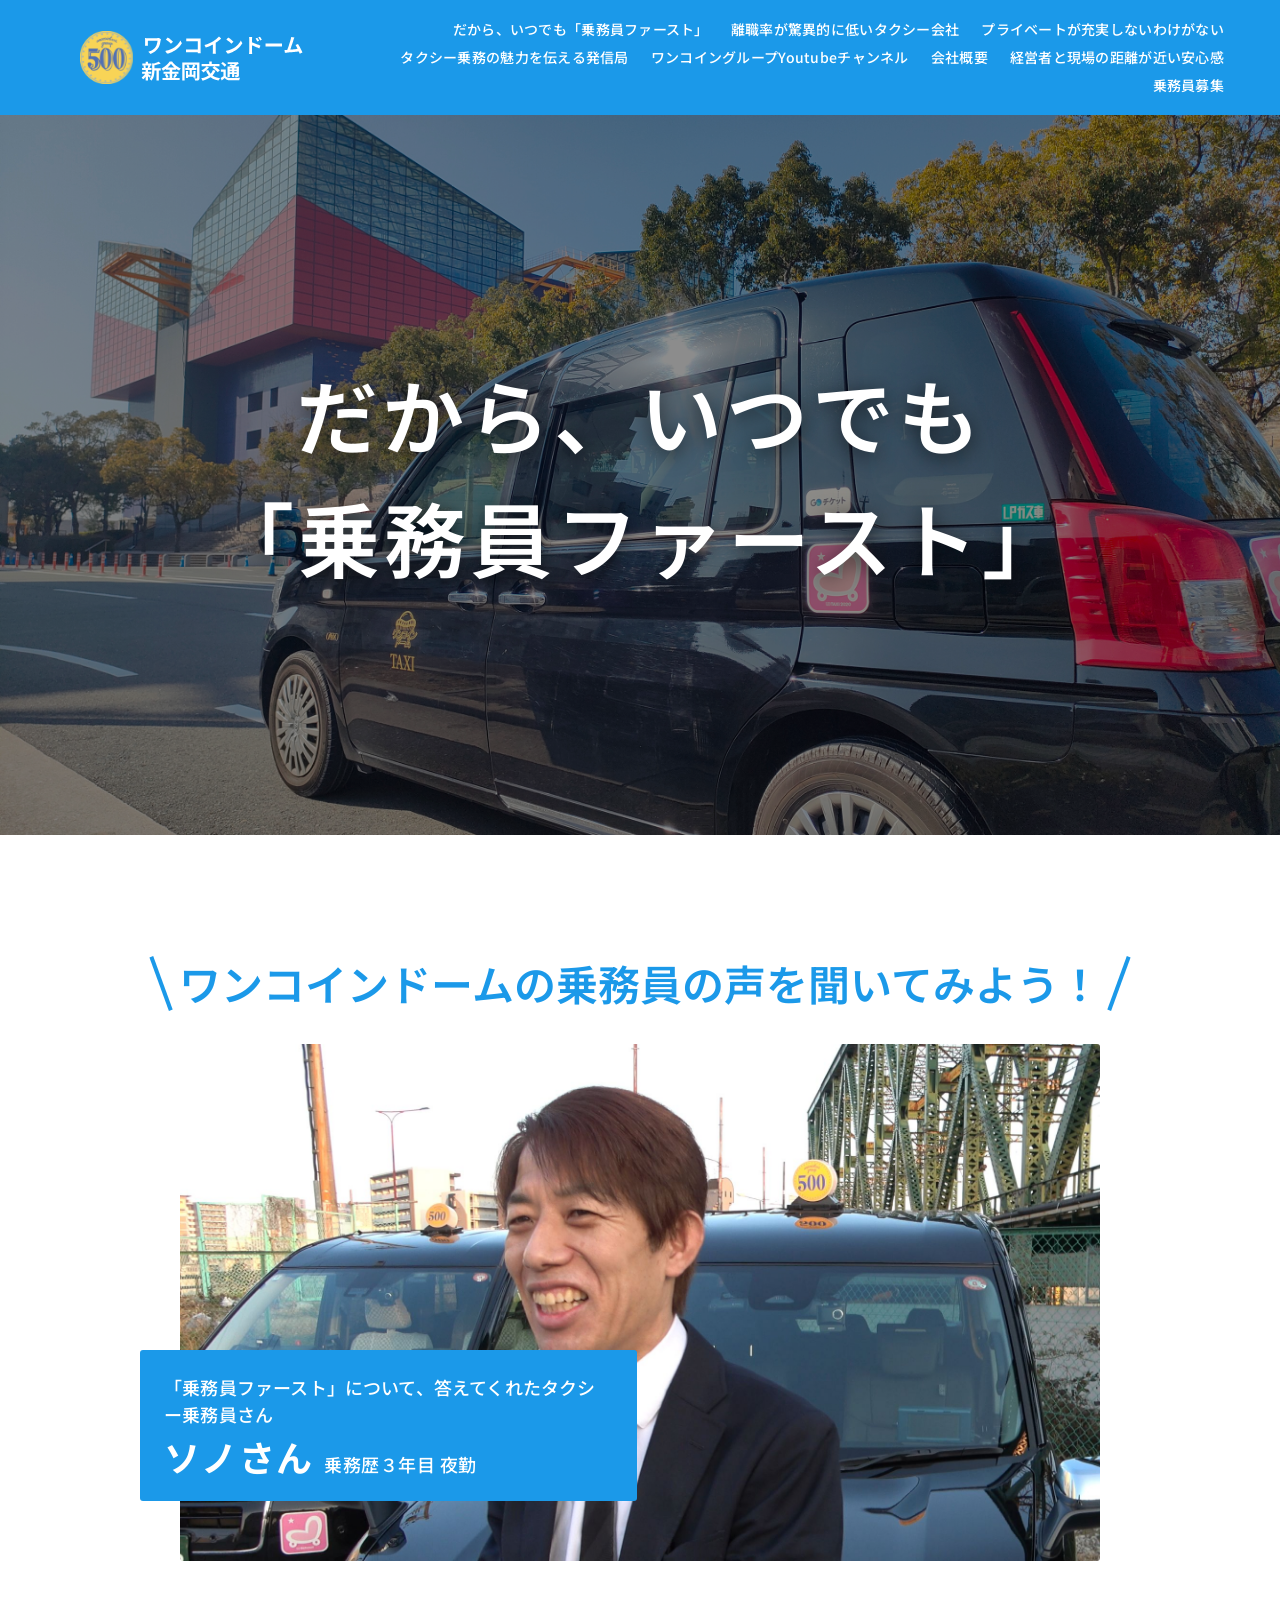
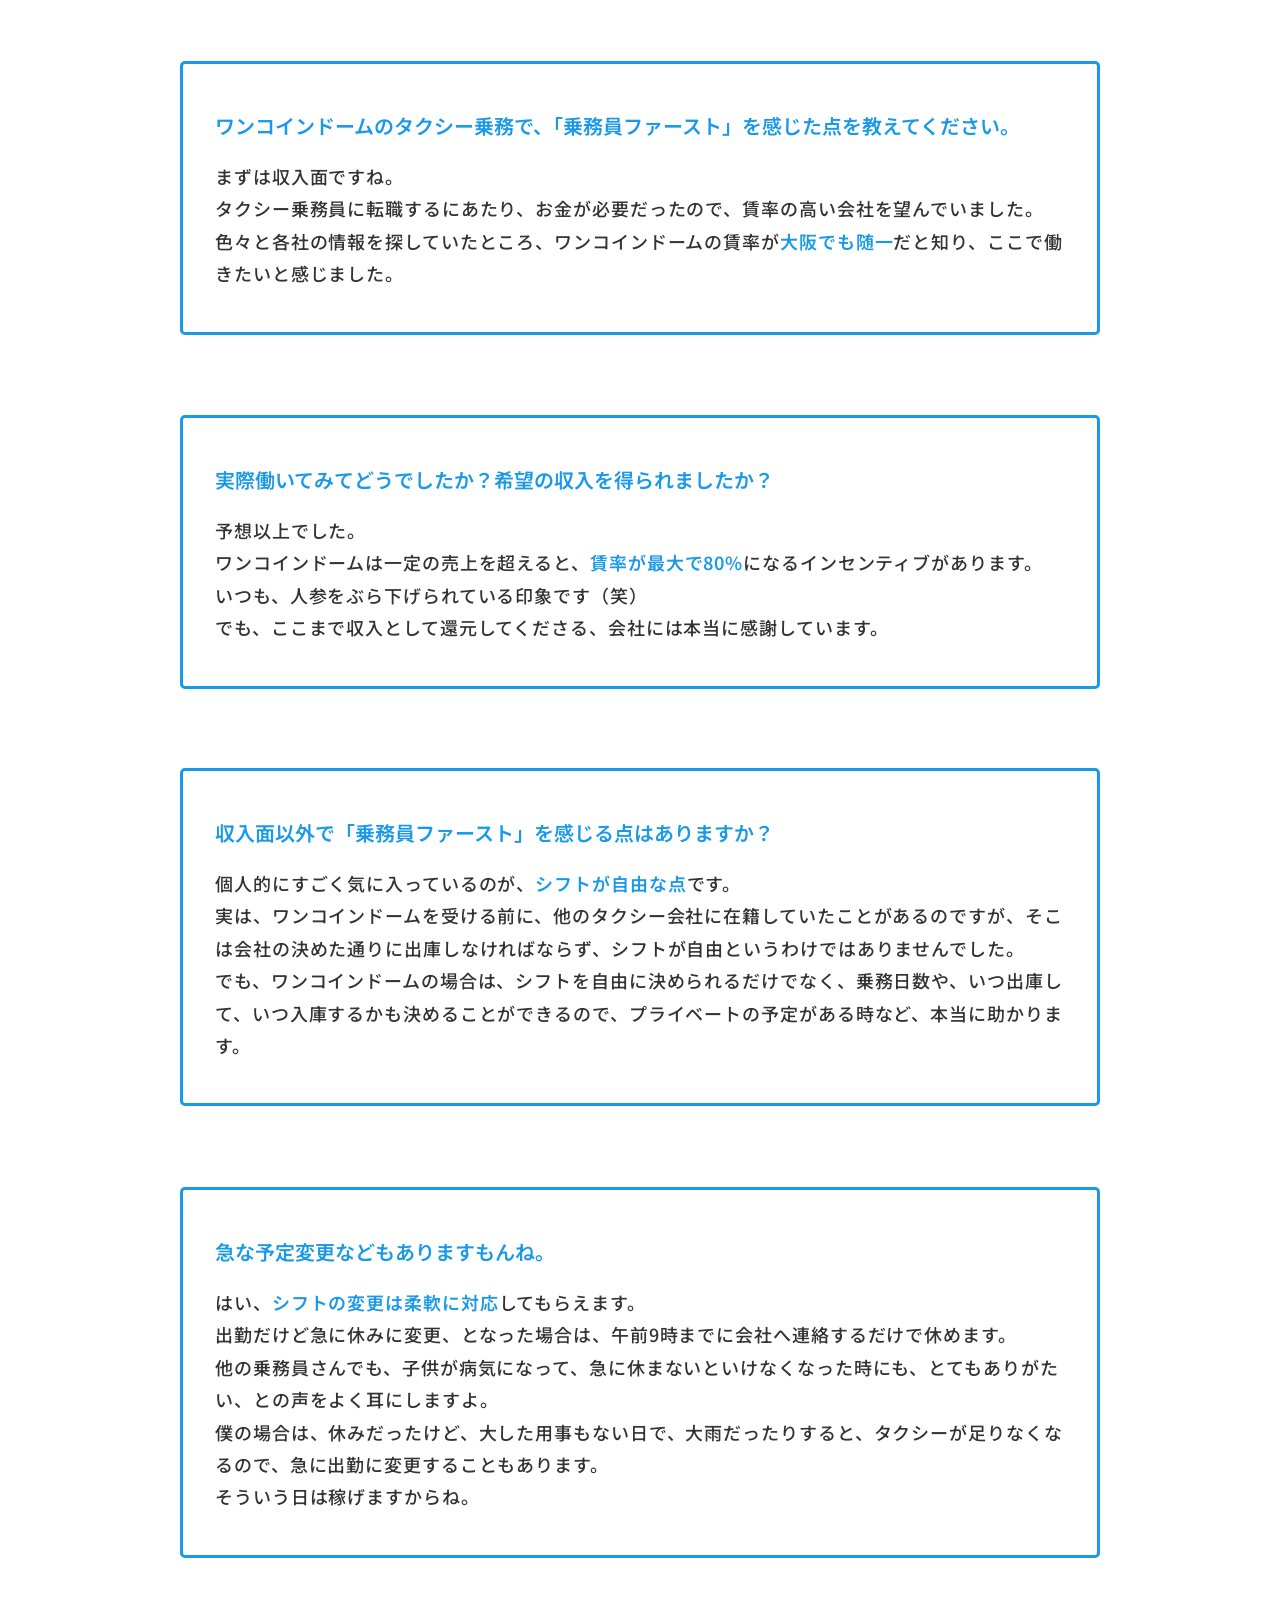
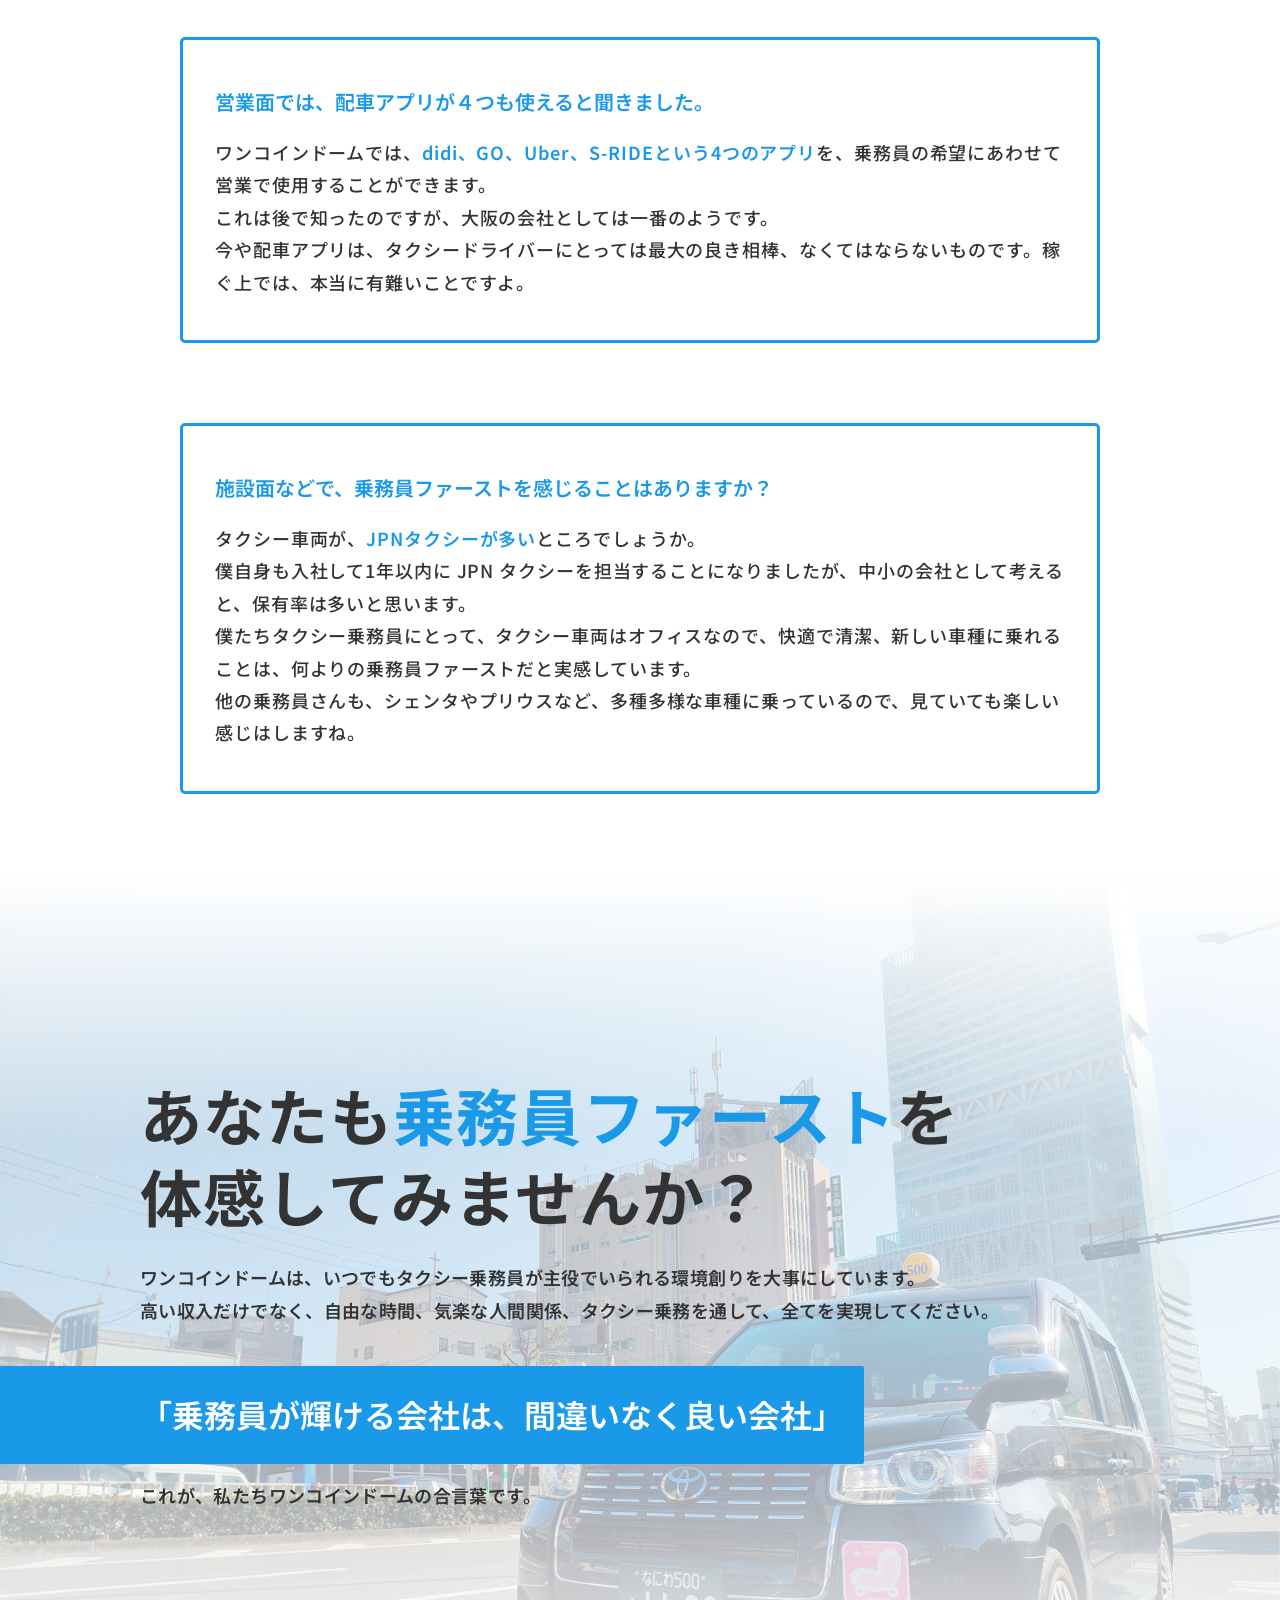
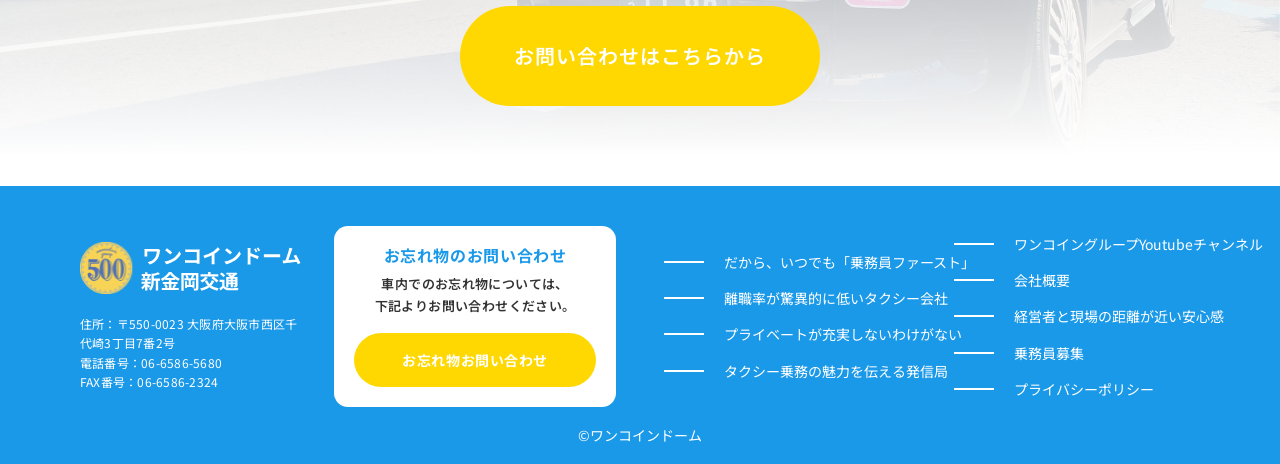
<file: crewfirst.html>
<!DOCTYPE html>
<html lang="ja">

<head>
    <!-- Google tag (gtag.js) -->
    <script async src="https://www.googletagmanager.com/gtag/js?id=G-41KLNCCV5X"></script>
    <script>
        window.dataLayer = window.dataLayer || [];
        function gtag() { dataLayer.push(arguments); }
        gtag('js', new Date());

        gtag('config', 'G-41KLNCCV5X');
    </script>
    <meta charset="UTF-8">
    <meta name="viewport" content="width=device-width, initial-scale=1.0, viewport-fit=cover">
    <!-- 説明文（SEO） -->
    <meta name="description" content="ワンコインドームで働くタクシー乗務員のリアルな声を紹介。収入、シフトの自由度、配車アプリ、車両環境など『乗務員ファースト』を実感した体験談を掲載しています。">
    <!-- SNS共有用 meta -->
    <meta property="og:site_name" content="ワンコインドーム株式会社">
    <meta property="og:type" content="website">
    <meta property="og:title" content="だから、いつでも乗務員ファースト｜タクシー乗務員の声｜ワンコインドーム">
    <meta property="og:description" content="ワンコインドームで働くタクシー乗務員のリアルな声を紹介。収入、シフト、配車アプリ、車両環境などの体験談を掲載。">
    <meta property="og:url" content="https://1-coin.net/crewfirst.html">
    <meta property="og:image" content="https://1-coin.net/ogp/index.jpg">
    <meta property="og:image:width" content="1200">
    <meta property="og:image:height" content="630">
    <meta property="og:locale" content="ja_JP">
    <!-- Twitter -->
    <meta name="twitter:card" content="summary_large_image">
    <meta name="twitter:title" content="だから、いつでも乗務員ファースト｜タクシー乗務員の声｜ワンコインドーム">
    <meta name="twitter:description" content="ワンコインドームで働くタクシー乗務員のリアルな声を紹介。収入、シフト、配車アプリ、車両環境などの体験談を掲載。">
    <meta name="twitter:image" content="https://1-coin.net/ogp/index.jpg">
    <!-- アドレスバー -->
    <meta name="theme-color" content="#1B99E9">
    <!-- タイトル -->
    <title>だから、いつでも乗務員ファースト｜タクシー乗務員の声｜ワンコインドーム</title>
    <!-- 正規URL -->
    <link rel="canonical" href="https://1-coin.net/crewfirst.html">
    <!-- Googleフォント -->
    <link rel="preconnect" href="https://fonts.googleapis.com">
    <link rel="preconnect" href="https://fonts.gstatic.com" crossorigin>
    <link href="https://fonts.googleapis.com/css2?family=Noto+Sans+JP:wght@100..900&display=swap" rel="stylesheet">
    <!-- favicon -->
    <link rel="icon" href="/favicon.ico" sizes="any">
    <link rel="icon" type="image/png" sizes="32x32" href="/img/icon/favicon-32x32.png">
    <link rel="icon" type="image/png" sizes="16x16" href="/img/icon/favicon-16x16.png">
    <!-- Apple -->
    <link rel="apple-touch-icon" sizes="180x180" href="/img/icon/apple-touch-icon.png">
    <!-- CSS -->
    <link rel="stylesheet" href="css/destyle.min.css">
    <link rel="stylesheet" href="css/common.css">
    <link rel="stylesheet" href="css/menu.css">
    <link rel="stylesheet" href="css/header.css">
    <link rel="stylesheet" href="css/header_pc.css">
    <link rel="stylesheet" href="css/footer.css">
    <link rel="stylesheet" href="css/footer_pc.css">
    <link rel="stylesheet" href="css/crew_bg.css">
    <link rel="stylesheet" href="css/interview.css">
    <link rel="stylesheet" href="css/interview_pc.css">
</head>

<body>
    <header>
        <div id="header-top">
            <a href="index.html" class="header__brand">
                <img src="img/1coin_logo.svg" alt="ワンコインドーム">
            </a>
            <div class="openbtn"><span></span><span></span><span></span></div>
            <nav id="g-nav" aria-label="グローバルナビゲーション">
                <div id="g-nav-list">
                    <ul>
                        <li><a href="crewfirst.html">だから、いつでも「乗務員ファースト」</a></li>
                        <li><a href="strength.html">離職率が驚異的に低いタクシー会社</a></li>
                        <li><a href="workstyle.html">プライベートが充実しないわけがない</a></li>
                        <li><a href="media.html">タクシー乗務の魅力を伝える発信局</a></li>
                        <li><a href="https://www.youtube.com/@onecointaxi500">ワンコイングループYoutubeチャンネル</a></li>
                        <li><a href="index.html#company">会社概要</a></li>
                        <li><a href="index.html#close">経営者と現場の距離が近い安心感</a></li>
                        <li><a class="js-contact-btn" href="https://1cointaxi.com/contact">乗務員募集</a></li>
                        <li class="sp"><a href="https://1cointaxi.com/privacy/">プライバシーポリシー</a></li>
                    </ul>
                </div>
            </nav>
        </div>
    </header>
    <main>
        <div class="hero">
            <h1>だから、いつでも<br>「乗務員ファースト」</h1>
        </div>
        <section class="voice">
            <div class="voice_inner js-reveal-title">
                <h2 class="voice_title">ワンコインドームの乗務員の声を聞いてみよう！</h2>
            </div>
            <div class="voice_card js-reveal-card">
                <div class="voice_image">
                    <img src="img/interview/voice_crewfirst.jpg" alt="ワンコインドームで働くタクシー乗務員のインタビュー写真">
                    <div class="voice_profile">
                        <p class="voice_profile_lead">「乗務員ファースト」について、答えてくれたタクシー乗務員さん</p>
                        <p class="voice_profile_name">
                            <strong>ソノさん</strong>
                            <span>乗務歴３年目 夜勤</span>
                        </p>
                    </div>
                </div>
            </div>
        </section>
        <section class="voice_qa js-stagger">
            <article class="voice_qa_item">
                <h3 class="voice_qa_question">ワンコインドームのタクシー乗務で、「乗務員ファースト」を感じた点を教えてください。</h3>
                <p>まずは収入面ですね。<br>
                    タクシー乗務員に転職するにあたり、お金が必要だったので、賃率の高い会社を望んでいました。<br>
                    色々と各社の情報を探していたところ、ワンコインドームの賃率が<span>大阪でも随一</span>だと知り、ここで働きたいと感じました。</p>
            </article>
            <article class="voice_qa_item">
                <h3 class="voice_qa_question">実際働いてみてどうでしたか？希望の収入を得られましたか？</h3>
                <p>予想以上でした。<br>
                    ワンコインドームは一定の売上を超えると、<span>賃率が最大で80%</span>になるインセンティブがあります。<br>
                    いつも、人参をぶら下げられている印象です（笑）<br>
                    でも、ここまで収入として還元してくださる、会社には本当に感謝しています。</p>
            </article>
            <article class="voice_qa_item">
                <h3 class="voice_qa_question">収入面以外で「乗務員ファースト」を感じる点はありますか？</h3>
                <p>個人的にすごく気に入っているのが、<span>シフトが自由な点</span>です。<br>
                    実は、ワンコインドームを受ける前に、他のタクシー会社に在籍していたことがあるのですが、そこは会社の決めた通りに出庫しなければならず、シフトが自由というわけではありませんでした。<br>
                    でも、ワンコインドームの場合は、シフトを自由に決められるだけでなく、乗務日数や、いつ出庫して、いつ入庫するかも決めることができるので、プライベートの予定がある時など、本当に助かります。</p>
            </article>
            <article class="voice_qa_item">
                <h3 class="voice_qa_question">急な予定変更などもありますもんね。</h3>
                <p>はい、<span>シフトの変更は柔軟に対応</span>してもらえます。<br>
                    出勤だけど急に休みに変更、となった場合は、午前9時までに会社へ連絡するだけで休めます。<br>
                    他の乗務員さんでも、子供が病気になって、急に休まないといけなくなった時にも、とてもありがたい、との声をよく耳にしますよ。<br>
                    僕の場合は、休みだったけど、大した用事もない日で、大雨だったりすると、タクシーが足りなくなるので、急に出勤に変更することもあります。<br>
                    そういう日は稼げますからね。</p>
            </article>
            <article class="voice_qa_item">
                <h3 class="voice_qa_question">営業面では、配車アプリが４つも使えると聞きました。</h3>
                <p>ワンコインドームでは、<span>didi、GO、Uber、S-RIDEという4つのアプリ</span>を、乗務員の希望にあわせて営業で使用することができます。<br>
                    これは後で知ったのですが、大阪の会社としては一番のようです。<br>
                    今や配車アプリは、タクシードライバーにとっては最大の良き相棒、なくてはならないものです。稼ぐ上では、本当に有難いことですよ。</p>
            </article>
            <article class="voice_qa_item">
                <h3 class="voice_qa_question">施設面などで、乗務員ファーストを感じることはありますか？</h3>
                <p>タクシー車両が、<span>JPNタクシーが多い</span>ところでしょうか。<br>
                    僕自身も入社して1年以内に JPN タクシーを担当することになりましたが、中小の会社として考えると、保有率は多いと思います。<br>
                    僕たちタクシー乗務員にとって、タクシー車両はオフィスなので、快適で清潔、新しい車種に乗れることは、何よりの乗務員ファーストだと実感しています。<br>
                    他の乗務員さんも、シェンタやプリウスなど、多種多様な車種に乗っているので、見ていても楽しい感じはしますね。</p>
            </article>
        </section>
        <section class="cta js-cta">
            <div class="cta_inner">
                <h2 class="cta_kicker js-cta-kicker">
                    あなたも<span>乗務員ファースト</span>を<br>
                    体感してみませんか？</h2>
                <p class="cta_text js-cta-text">
                    ワンコインドームは、いつでもタクシー乗務員が主役でいられる環境創りを大事にしています。<br>
                    高い収入だけでなく、自由な時間、気楽な人間関係、タクシー乗務を通して、全てを実現してください。
                </p>
                <p class="cta_bar js-cta-bar">
                    <span>「乗務員が輝ける会社は、間違いなく良い会社」</span>
                </p>
                <p class="cta_note js-cta-note">
                    これが、私たちワンコインドームの合言葉です。
                </p>
                <div class="cta_btn-wrap js-cta-btn">
                    <a class="btn btn--primary js-contact-btn" href="https://1cointaxi.com/contact/">お問い合わせはこちらから</a>
                </div>
            </div>
        </section>
    </main>
    <footer class="footer">
        <div class="footer_inner">
            <div class="footer_left">
                <div class="footer__info">
                    <a href="index.html" class="footer__brand">
                        <img src="img/1coin_logo.svg" alt="ワンコインドーム">
                    </a>
                    <div class="footer__contact">
                        <p>
                            住所：〒550-0023 大阪府大阪市西区千代崎3丁目7番2号
                        </p>
                        <p>電話番号：06-6586-5680</p>
                        <p>FAX番号：06-6586-2324</p>
                    </div>
                </div>
                <div class="footer-lost-item">
                    <p class="footer-lost-item__title">
                        お忘れ物のお問い合わせ
                    </p>
                    <p class="footer-lost-item__text">
                        車内でのお忘れ物については、<br>
                        下記よりお問い合わせください。
                    </p>
                    <a href="https://lin.ee/v2FwFp0" class="footer-lost-item__btn js-lost-item-line" target="_blank"
                        rel="noopener noreferrer">
                        お忘れ物お問い合わせ
                    </a>
                </div>
            </div>
            <nav class="footer_nav" aria-label="フッターナビゲーション">
                <ul class="footer_list_1">
                    <li><a href="crewfirst.html">だから、いつでも「乗務員ファースト」</a></li>
                    <li><a href="strength.html">離職率が驚異的に低いタクシー会社</a></li>
                    <li><a href="workstyle.html">プライベートが充実しないわけがない</a></li>
                    <li><a href="media.html">タクシー乗務の魅力を伝える発信局</a></li>
                </ul>
                <ul class="footer_list_2">
                    <li><a href="https://www.youtube.com/@onecointaxi500">ワンコイングループYoutubeチャンネル</a></li>
                    <li><a href="index.html#company">会社概要</a></li>
                    <li><a href="index.html#close">経営者と現場の距離が近い安心感</a></li>
                    <li><a class="js-contact-btn" href="https://1cointaxi.com/contact">乗務員募集</a></li>
                    <li><a href="https://1cointaxi.com/privacy/">プライバシーポリシー</a></li>
                </ul>
            </nav>
        </div>
        <p class="footer_bottom">©ワンコインドーム</p>
    </footer>
    <!-- jQuery -->
    <script src="https://code.jquery.com/jquery-3.7.1.min.js" crossorigin="anonymous"></script>
    <!-- カスタムjs -->
    <script src="js/common.js"></script>
    <script src="js/event.js"></script>
    <!-- FAQ 構造化データ -->
    <script type="application/ld+json">
    {
    "@context": "https://schema.org",
    "@type": "FAQPage",
    "mainEntity": [
        {
        "@type": "Question",
        "name": "ワンコインドームのタクシー乗務で、「乗務員ファースト」を感じた点を教えてください。",
        "acceptedAnswer": {
            "@type": "Answer",
            "text": "まずは収入面ですね。\nタクシー乗務員に転職するにあたり、お金が必要だったので、賃率の高い会社を望んでいました。\n色々と各社の情報を探していたところ、ワンコインドームの賃率が大阪でも随一だと知り、ここで働きたいと感じました。"
        }
        },
        {
        "@type": "Question",
        "name": "実際働いてみてどうでしたか？希望の収入を得られましたか？",
        "acceptedAnswer": {
            "@type": "Answer",
            "text": "予想以上でした。\nワンコインドームは一定の売上を超えると、賃率が最大で80%になるインセンティブがあります。\nいつも、人参をぶら下げられている印象です（笑）。\nでも、ここまで収入として還元してくださる、会社には本当に感謝しています。"
        }
        },
        {
        "@type": "Question",
        "name": "収入面以外で「乗務員ファースト」を感じる点はありますか？",
        "acceptedAnswer": {
            "@type": "Answer",
            "text": "個人的にすごく気に入っているのが、シフトが自由な点です。\n実は、ワンコインドームを受ける前に、他のタクシー会社も面接を受けようと思ったのですが、そこはシフトが自由に決められず、会社の決めた通りの乗務をしなければなりませんでした。\nでも、ワンコインドームの場合は、シフトを自由に決められるだけでなく、乗務日数や、いつ出庫して、いつ入庫するかも決めることができるので、プライベートの予定がある時など、本当に助かります。"
        }
        },
        {
        "@type": "Question",
        "name": "急な予定変更などもありますもんね。",
        "acceptedAnswer": {
            "@type": "Answer",
            "text": "はい、シフトの変更は柔軟に対応してもらえます。\n出勤だけど急に休みに変更、となった場合は、午前9時までに会社へ連絡するだけで休めます。\n他の乗務員さんでも、子供が病気になって急に休まないといけなくなった時にも、とてもありがたい、との声をよく耳にしますよ。\n僕の場合は、休みだったけど大した用事もない日で、大雨だったりすると、タクシーが足りなくなるので、急に出勤に変更することもあります。\nそういう日は稼げますからね。"
        }
        },
        {
        "@type": "Question",
        "name": "営業面では、配車アプリが４つも使えると聞きました。",
        "acceptedAnswer": {
            "@type": "Answer",
            "text": "ワンコインドームでは、didi、GO、Uber、S-RIDEという4つのアプリを、乗務員の希望にあわせて営業で使用することができます。\nこれは後で知ったのですが、大阪の会社としては一番のようです。\n今や配車アプリは、タクシードライバーにとっては最大の良き相棒で、なくてはならないものです。\n稼ぐ上では、本当に有難いことですよ。"
        }
        },
        {
        "@type": "Question",
        "name": "施設面などで、乗務員ファーストを感じることはありますか？",
        "acceptedAnswer": {
            "@type": "Answer",
            "text": "タクシー車両が、JPNタクシーが多いところでしょうか。\n僕自身も入社して1年以内にJPNタクシーを担当することになりましたが、中小の会社として考えると、保有率は多いと思います。\n僕たちタクシー乗務員にとって、タクシー車両はオフィスなので、快適で清潔、新しい車種に乗れることは、何よりの乗務員ファーストだと実感しています。\n他の乗務員さんも、シエンタやプリウスなど、多種多様な車種に乗っているので、見ていても楽しい感じはしますね。"
        }
        }
    ]
    }
    </script>
</body>

</html>
</file>
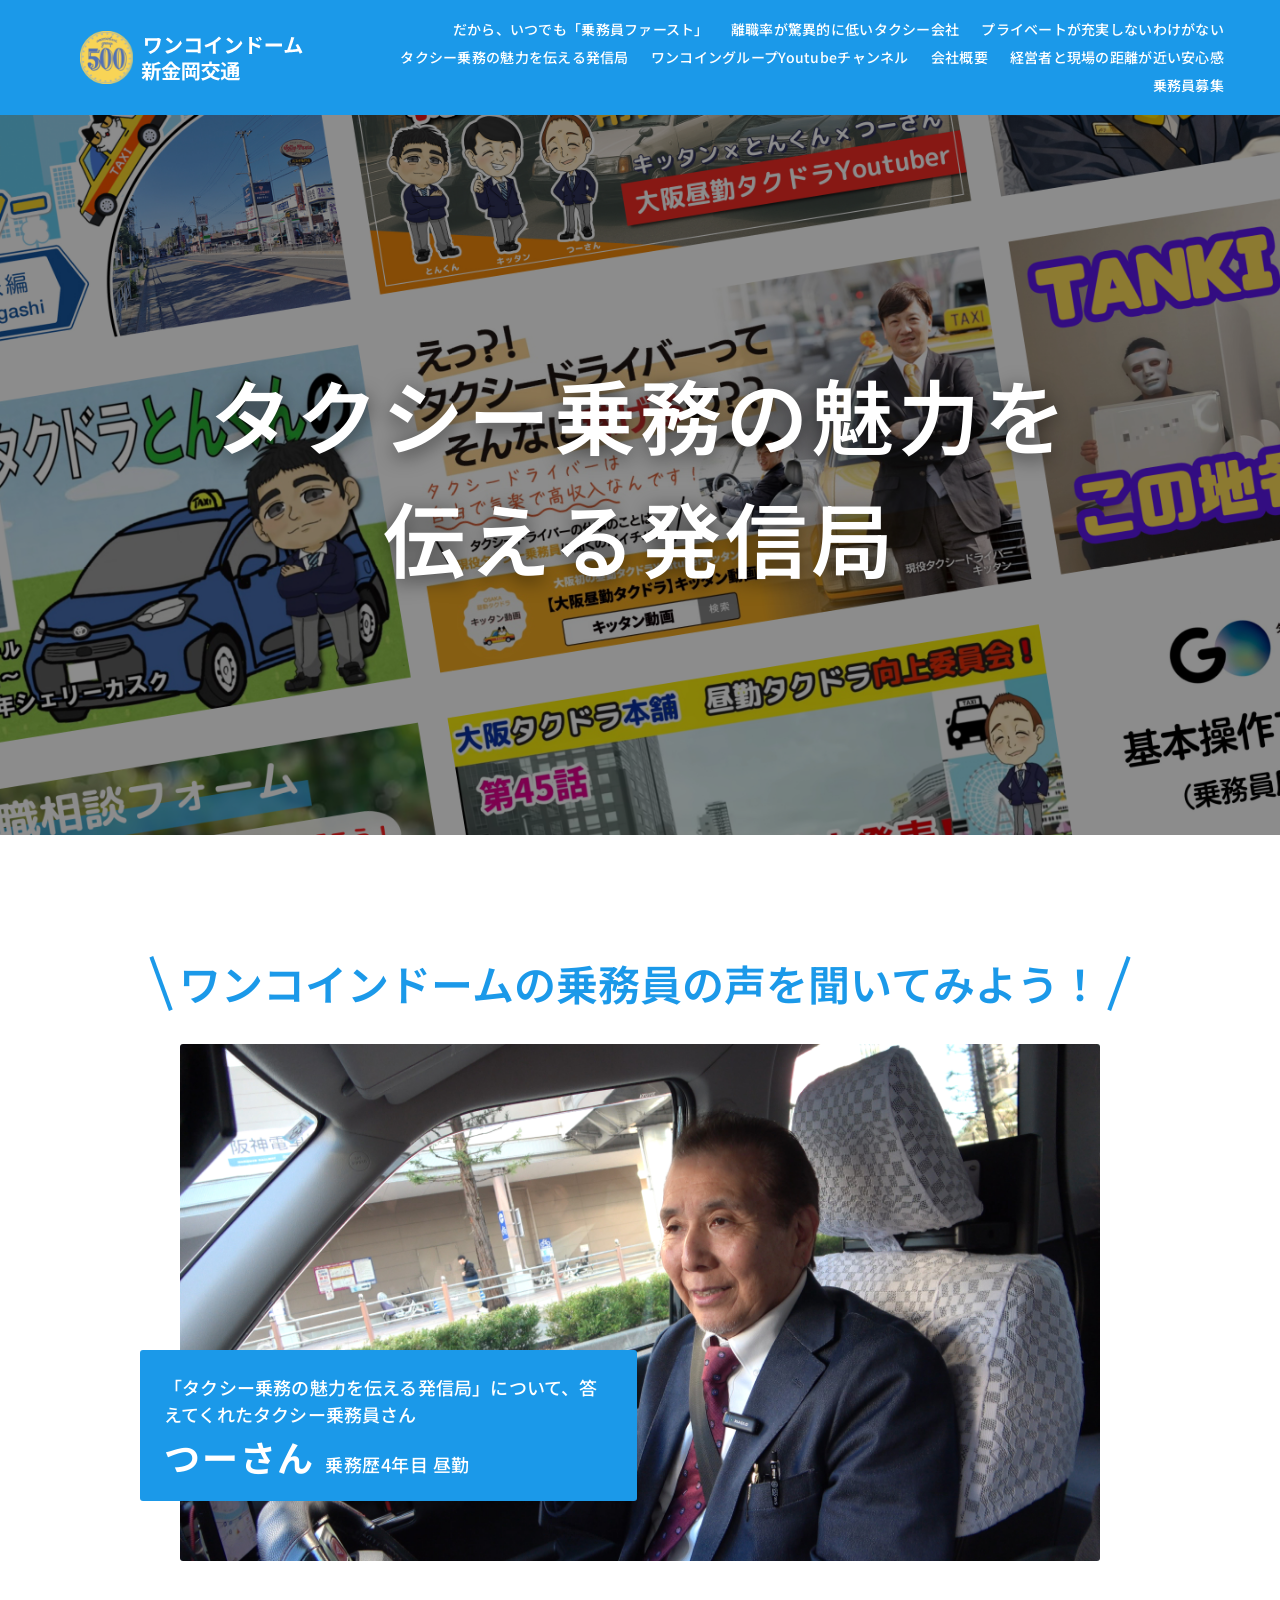
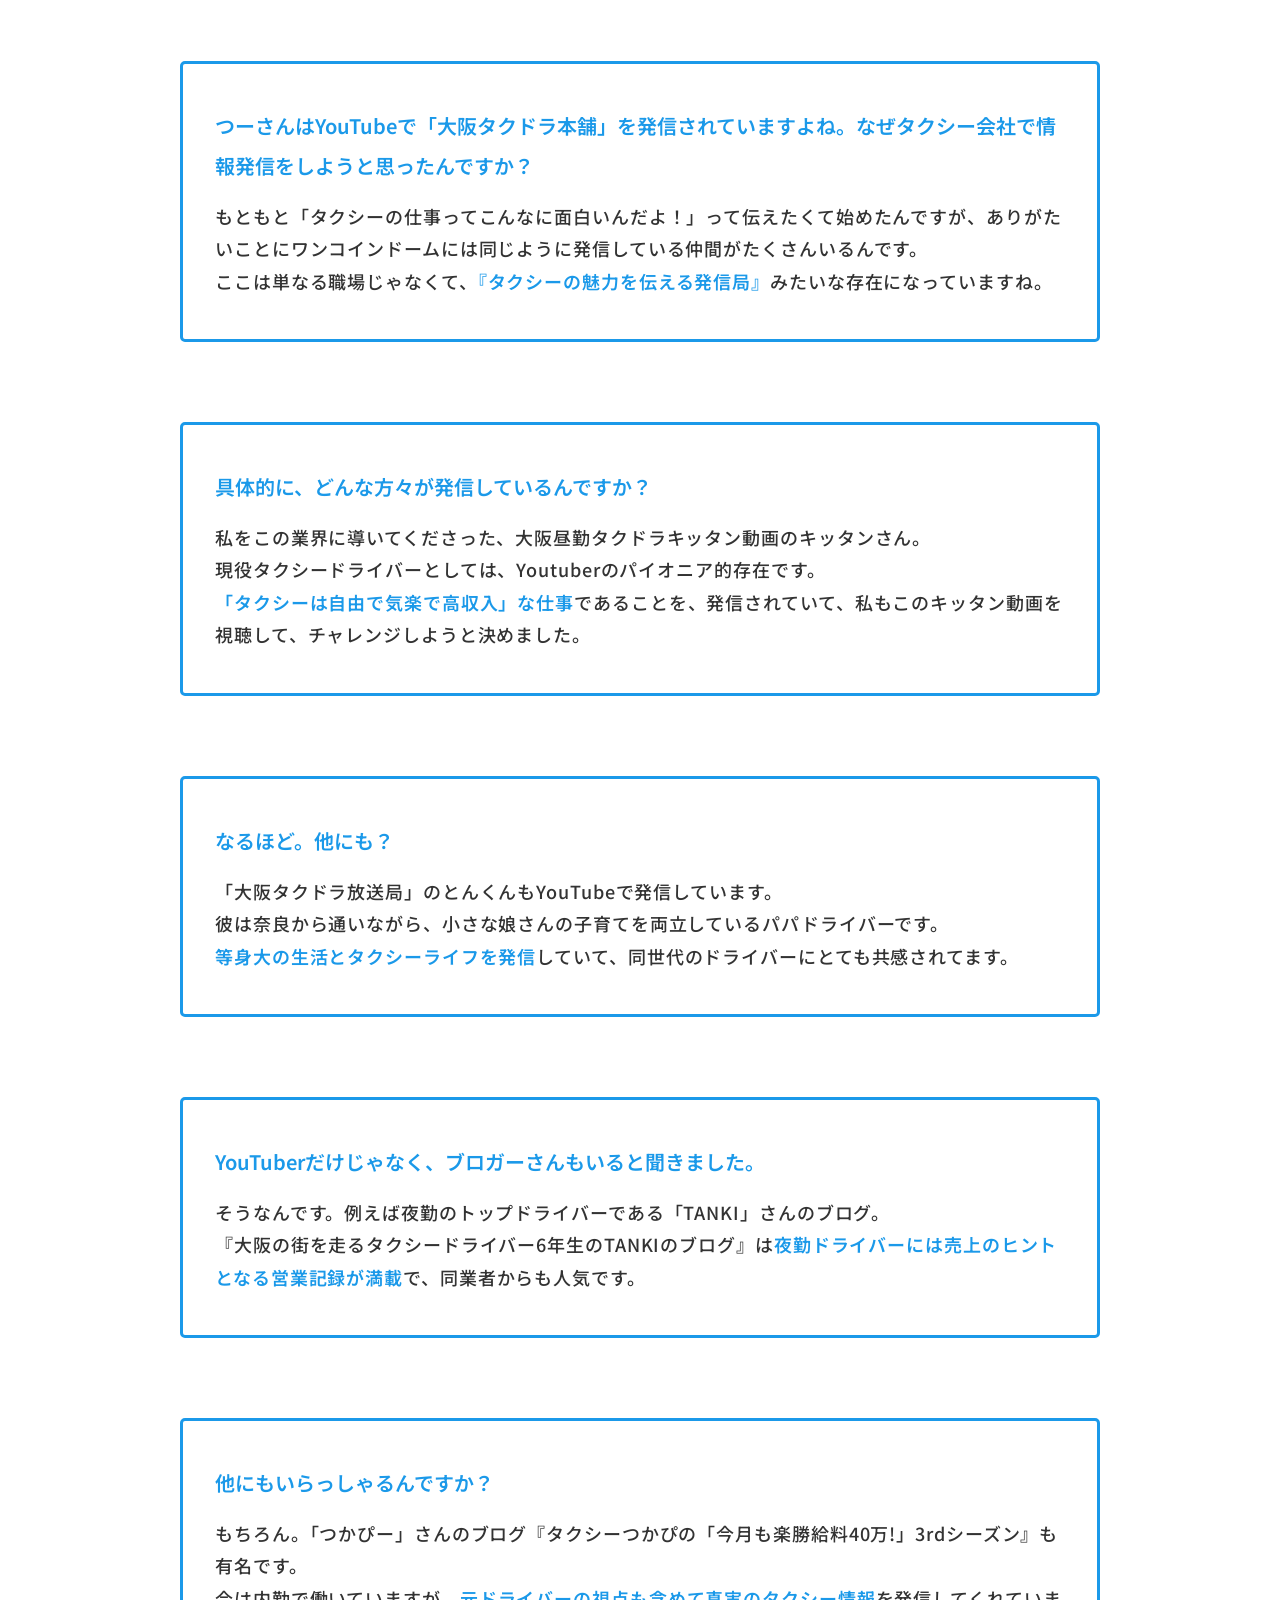
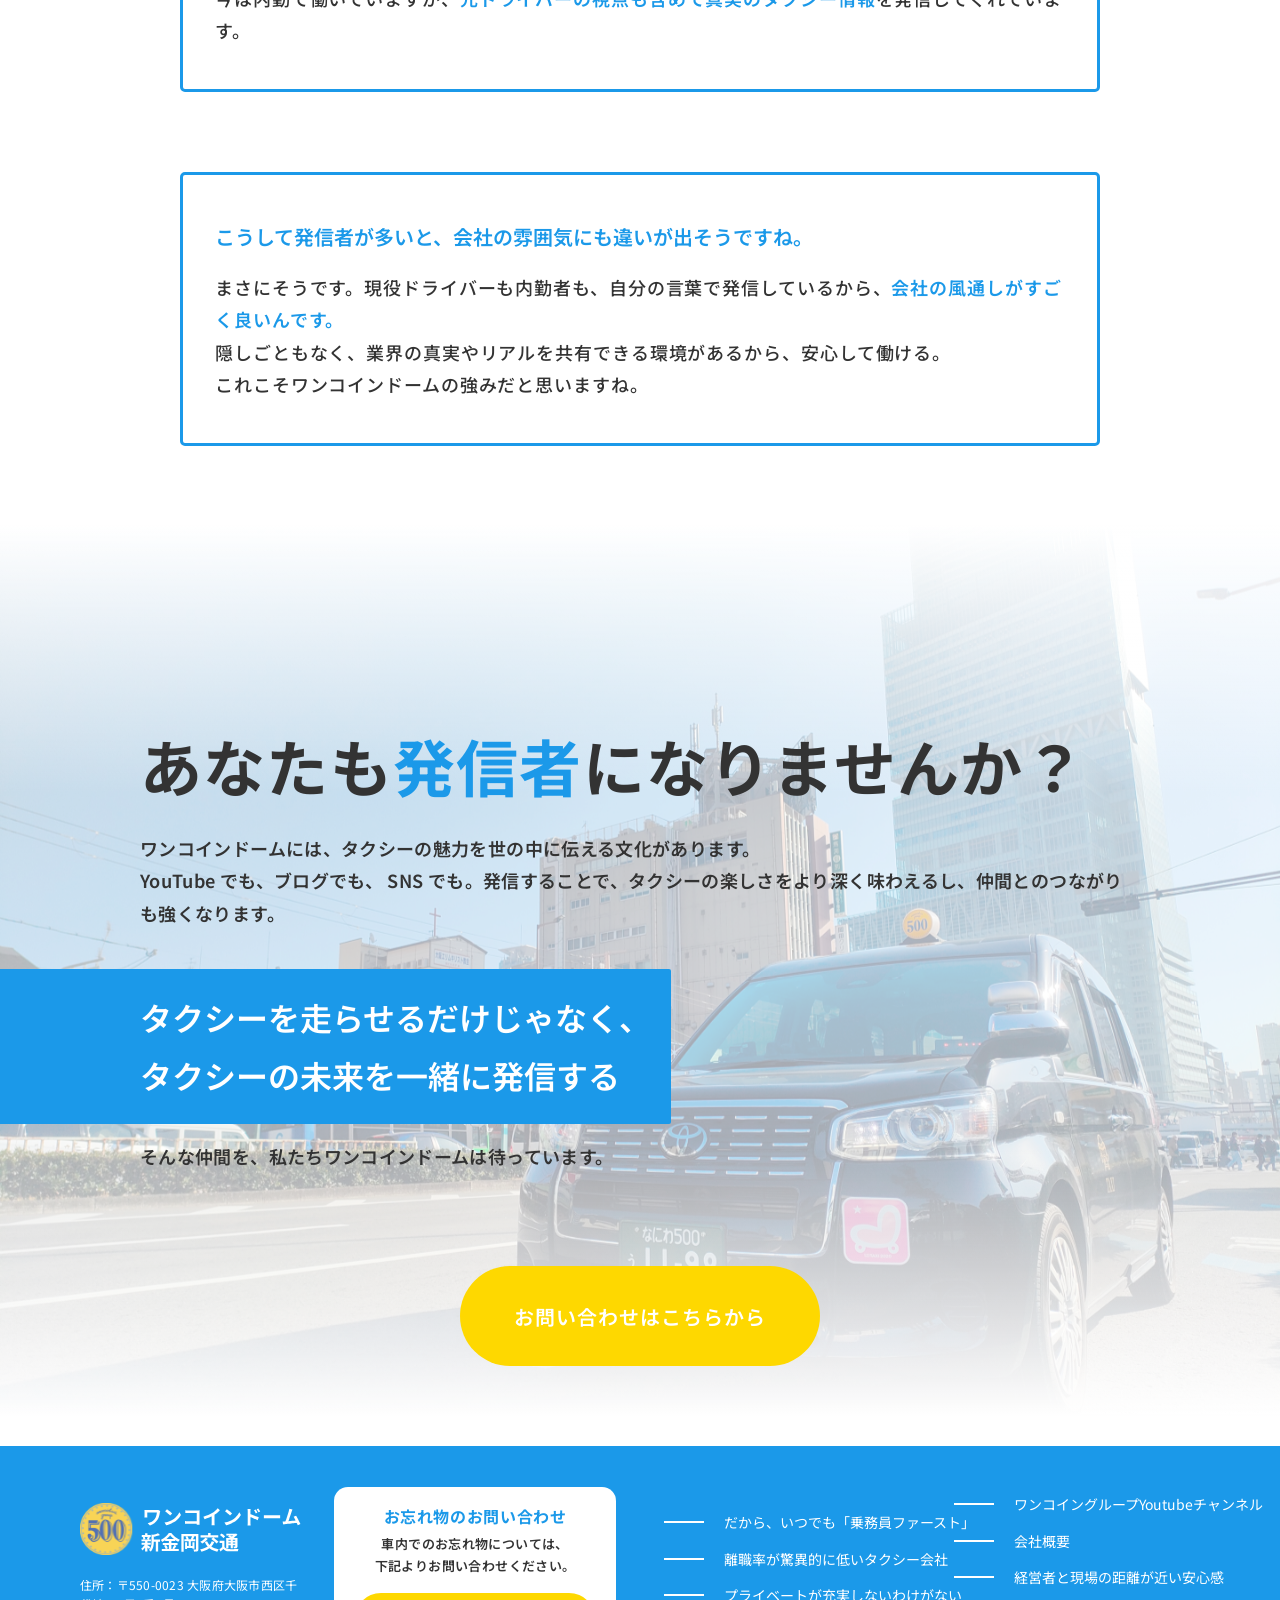
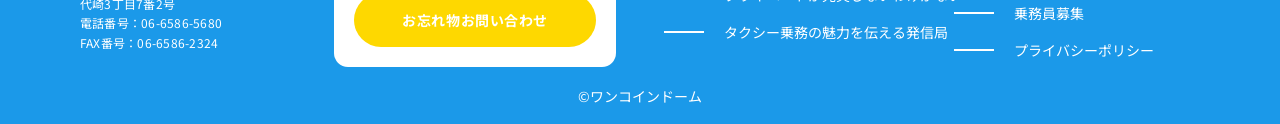
<file: media.html>
<!DOCTYPE html>
<html lang="ja">

<head>
    <!-- Google tag (gtag.js) -->
    <script async src="https://www.googletagmanager.com/gtag/js?id=G-41KLNCCV5X"></script>
    <script>
        window.dataLayer = window.dataLayer || [];
        function gtag() { dataLayer.push(arguments); }
        gtag('js', new Date());

        gtag('config', 'G-41KLNCCV5X');
    </script>
    <meta charset="UTF-8">
    <meta name="viewport" content="width=device-width, initial-scale=1.0, viewport-fit=cover">
    <!-- 説明文（SEO） -->
    <meta name="description"
        content="タクシー乗務員が自ら発信するリアルな声。YouTubeやブログで活躍する現役ドライバーたちが、仕事の魅力・働き方・業界のリアルを語ります。ワンコインドームは“発信する乗務員”を応援するタクシー会社です。">
    <!-- SNS共有用 meta -->
    <meta property="og:site_name" content="ワンコインドーム株式会社">
    <meta property="og:type" content="website">
    <meta property="og:title" content="タクシー乗務の魅力を伝える発信局｜乗務員のリアルな声｜ワンコインドーム">
    <meta property="og:description"
        content="YouTubeやブログで発信するタクシー乗務員たちのリアルな声を紹介。仕事の面白さ、業界の実情、等身大の働き方を発信できる環境が、ワンコインドームにはあります。">
    <meta property="og:url" content="https://1-coin.net/media.html">
    <meta property="og:image" content="https://1-coin.net/ogp/index.jpg">
    <meta property="og:image:width" content="1200">
    <meta property="og:image:height" content="630">
    <meta property="og:locale" content="ja_JP">
    <!-- Twitter -->
    <meta name="twitter:card" content="summary_large_image">
    <meta name="twitter:title" content="タクシー乗務の魅力を伝える発信局｜ワンコインドーム">
    <meta name="twitter:description" content="現役タクシー乗務員が発信するリアルな声。YouTube・ブログを通じて、仕事の魅力や業界の本音を届けます。">
    <meta name="twitter:image" content="https://1-coin.net/ogp/index.jpg">
    <!-- アドレスバー -->
    <meta name="theme-color" content="#1B99E9">
    <!-- タイトル -->
    <title>タクシー乗務の魅力を伝える発信局｜乗務員のリアルな声｜ワンコインドーム</title>
    <!-- 正規URL -->
    <link rel="canonical" href="https://1-coin.net/media.html">
    <!-- Googleフォント -->
    <link rel="preconnect" href="https://fonts.googleapis.com">
    <link rel="preconnect" href="https://fonts.gstatic.com" crossorigin>
    <link href="https://fonts.googleapis.com/css2?family=Noto+Sans+JP:wght@100..900&display=swap" rel="stylesheet">
    <!-- favicon -->
    <link rel="icon" href="/favicon.ico" sizes="any">
    <link rel="icon" type="image/png" sizes="32x32" href="/img/icon/favicon-32x32.png">
    <link rel="icon" type="image/png" sizes="16x16" href="/img/icon/favicon-16x16.png">
    <!-- Apple -->
    <link rel="apple-touch-icon" sizes="180x180" href="/img/icon/apple-touch-icon.png">
    <!-- CSS -->
    <link rel="stylesheet" href="css/destyle.min.css">
    <link rel="stylesheet" href="css/common.css">
    <link rel="stylesheet" href="css/menu.css">
    <link rel="stylesheet" href="css/header.css">
    <link rel="stylesheet" href="css/header_pc.css">
    <link rel="stylesheet" href="css/footer.css">
    <link rel="stylesheet" href="css/footer_pc.css">
    <link rel="stylesheet" href="css/media_bg.css">
    <link rel="stylesheet" href="css/interview.css">
    <link rel="stylesheet" href="css/interview_pc.css">
</head>

<body>
    <header>
        <div id="header-top">
            <a href="index.html" class="header__brand">
                <img src="img/1coin_logo.svg" alt="ワンコインドーム">
            </a>
            <div class="openbtn"><span></span><span></span><span></span></div>
            <nav id="g-nav" aria-label="グローバルナビゲーション">
                <div id="g-nav-list">
                    <ul>
                        <li><a href="crewfirst.html">だから、いつでも「乗務員ファースト」</a></li>
                        <li><a href="strength.html">離職率が驚異的に低いタクシー会社</a></li>
                        <li><a href="workstyle.html">プライベートが充実しないわけがない</a></li>
                        <li><a href="media.html">タクシー乗務の魅力を伝える発信局</a></li>
                        <li><a href="https://www.youtube.com/@onecointaxi500">ワンコイングループYoutubeチャンネル</a></li>
                        <li><a href="index.html#company">会社概要</a></li>
                        <li><a href="index.html#close">経営者と現場の距離が近い安心感</a></li>
                        <li><a class="js-contact-btn" href="https://1cointaxi.com/contact">乗務員募集</a></li>
                        <li class="sp"><a href="https://1cointaxi.com/privacy/">プライバシーポリシー</a></li>
                    </ul>
                </div>
            </nav>
        </div>
    </header>
    <main>
        <div class="hero">
            <h1>タクシー乗務の魅力を<br>伝える発信局</h1>
        </div>
        <section class="voice">
            <div class="voice_inner js-reveal-title">
                <h2 class="voice_title">ワンコインドームの乗務員の声を聞いてみよう！</h2>
            </div>

            <div class="voice_card js-reveal-card">
                <div class="voice_image">
                    <img src="img/interview/media_voice.jpg" alt="ワンコインドームで働くタクシー乗務員のインタビュー写真">
                    <div class="voice_profile">
                        <p class="voice_profile_lead">「タクシー乗務の魅力を伝える発信局」について、答えてくれたタクシー乗務員さん</p>
                        <p class="voice_profile_name">
                            <strong>つーさん</strong>
                            <span>乗務歴4年目 昼勤</span>
                        </p>
                    </div>
                </div>
            </div>
        </section>
        <section class="voice_qa js-stagger">
            <article class="voice_qa_item">
                <h3 class="voice_qa_question">
                    つーさんはYouTubeで「大阪タクドラ本舗」を発信されていますよね。なぜタクシー会社で情報発信をしようと思ったんですか？
                </h3>
                <p>
                    もともと「タクシーの仕事ってこんなに面白いんだよ！」って伝えたくて始めたんですが、ありがたいことにワンコインドームには同じように発信している仲間がたくさんいるんです。<br>
                    ここは単なる職場じゃなくて、<span>『タクシーの魅力を伝える発信局』</span>みたいな存在になっていますね。
                </p>
            </article>

            <article class="voice_qa_item">
                <h3 class="voice_qa_question">
                    具体的に、どんな方々が発信しているんですか？
                </h3>
                <p>
                    私をこの業界に導いてくださった、大阪昼勤タクドラキッタン動画のキッタンさん。<br>
                    現役タクシードライバーとしては、Youtuberのパイオニア的存在です。<br>
                    <span>「タクシーは自由で気楽で高収入」な仕事</span>であることを、発信されていて、私もこのキッタン動画を視聴して、チャレンジしようと決めました。
                </p>
            </article>

            <article class="voice_qa_item">
                <h3 class="voice_qa_question">
                    なるほど。他にも？
                </h3>
                <p>
                    「大阪タクドラ放送局」のとんくんもYouTubeで発信しています。<br>
                    彼は奈良から通いながら、小さな娘さんの子育てを両立しているパパドライバーです。<br>
                    <span>等身大の生活とタクシーライフを発信</span>していて、同世代のドライバーにとても共感されてます。
                </p>
            </article>

            <article class="voice_qa_item">
                <h3 class="voice_qa_question">
                    YouTuberだけじゃなく、ブロガーさんもいると聞きました。
                </h3>
                <p>
                    そうなんです。例えば夜勤のトップドライバーである「TANKI」さんのブログ。<br>
                    『大阪の街を走るタクシードライバー6年生のTANKIのブログ』は<span>夜勤ドライバーには売上のヒントとなる営業記録が満載</span>で、同業者からも人気です。
                </p>
            </article>

            <article class="voice_qa_item">
                <h3 class="voice_qa_question">
                    他にもいらっしゃるんですか？
                </h3>
                <p>
                    もちろん。「つかぴー」さんのブログ『タクシーつかぴの「今月も楽勝給料40万!」3rdシーズン』も有名です。<br>
                    今は内勤で働いていますが、<span>元ドライバーの視点も含めて真実のタクシー情報</span>を発信してくれています。<br>
                </p>
            </article>

            <article class="voice_qa_item">
                <h3 class="voice_qa_question">
                    こうして発信者が多いと、会社の雰囲気にも違いが出そうですね。
                </h3>
                <p>
                    まさにそうです。現役ドライバーも内勤者も、自分の言葉で発信しているから、<span>会社の風通しがすごく良いんです。</span><br>
                    隠しごともなく、業界の真実やリアルを共有できる環境があるから、安心して働ける。<br>
                    これこそワンコインドームの強みだと思いますね。
                </p>
            </article>
        </section>
        <section class="cta js-cta">
            <div class="cta_inner">
                <h2 class="cta_kicker js-cta-kicker">
                    あなたも<span>発信者</span>になりませんか？
                </h2>

                <p class="cta_text js-cta-text">
                    ワンコインドームには、タクシーの魅力を世の中に伝える文化があります。<br>
                    YouTube でも、ブログでも、 SNS でも。発信することで、タクシーの楽しさをより深く味わえるし、仲間とのつながりも強くなります。
                </p>

                <p class="cta_bar js-cta-bar">
                    <span>タクシーを走らせるだけじゃなく、<br>
                        タクシーの未来を一緒に発信する</span>
                </p>

                <p class="cta_note js-cta-note">
                    そんな仲間を、私たちワンコインドームは待っています。
                </p>
                <div class="cta_btn-wrap js-cta-btn">
                    <a class="btn btn--primary js-contact-btn" href="https://1cointaxi.com/contact/">お問い合わせはこちらから</a>
                </div>
            </div>
        </section>

    </main>
    <footer class="footer">
        <div class="footer_inner">
            <div class="footer_left">
                <div class="footer__info">
                    <a href="index.html" class="footer__brand">
                        <img src="img/1coin_logo.svg" alt="ワンコインドーム">
                    </a>
                    <div class="footer__contact">
                        <p>
                            住所：〒550-0023 大阪府大阪市西区千代崎3丁目7番2号
                        </p>
                        <p>電話番号：06-6586-5680</p>
                        <p>FAX番号：06-6586-2324</p>
                    </div>
                </div>
                <div class="footer-lost-item">
                    <p class="footer-lost-item__title">
                        お忘れ物のお問い合わせ
                    </p>
                    <p class="footer-lost-item__text">
                        車内でのお忘れ物については、<br>
                        下記よりお問い合わせください。
                    </p>
                    <a href="https://lin.ee/v2FwFp0" class="footer-lost-item__btn js-lost-item-line" target="_blank"
                        rel="noopener noreferrer">
                        お忘れ物お問い合わせ
                    </a>
                </div>
            </div>
            <nav class="footer_nav" aria-label="フッターナビゲーション">
                <ul class="footer_list_1">
                    <li><a href="crewfirst.html">だから、いつでも「乗務員ファースト」</a></li>
                    <li><a href="strength.html">離職率が驚異的に低いタクシー会社</a></li>
                    <li><a href="workstyle.html">プライベートが充実しないわけがない</a></li>
                    <li><a href="media.html">タクシー乗務の魅力を伝える発信局</a></li>
                </ul>
                <ul class="footer_list_2">
                    <li><a href="https://www.youtube.com/@onecointaxi500">ワンコイングループYoutubeチャンネル</a></li>
                    <li><a href="index.html#company">会社概要</a></li>
                    <li><a href="index.html#close">経営者と現場の距離が近い安心感</a></li>
                    <li><a class="js-contact-btn" href="https://1cointaxi.com/contact">乗務員募集</a></li>
                    <li><a href="https://1cointaxi.com/privacy/">プライバシーポリシー</a></li>
                </ul>
            </nav>
        </div>
        <p class="footer_bottom">©ワンコインドーム</p>
    </footer>
    <!-- jQuery -->
    <script src="https://code.jquery.com/jquery-3.7.1.min.js" crossorigin="anonymous"></script>
    <!-- カスタムjs -->
    <script src="js/common.js"></script>
    <script src="js/event.js"></script>

    <!-- FAQ 構造化データ -->
    <script type="application/ld+json">
    {
    "@context": "https://schema.org",
    "@type": "FAQPage",
    "mainEntity": [
        {
        "@type": "Question",
        "name": "キッタンさんはYouTubeで「大阪昼勤タクドラ」キッタン動画 を発信されていますよね。なぜタクシー会社で情報発信をしようと思ったんですか？",
        "acceptedAnswer": {
            "@type": "Answer",
            "text": "もともと「タクシーの仕事ってこんなに面白いんだよ！」って伝えたくて始めたんですが、ありがたいことにワンコインドームには同じように発信している仲間がたくさんいるんです。\nここは単なる職場じゃなくて、「タクシーの魅力を伝える発信局」みたいな存在になっていますね。"
        }
        },
        {
        "@type": "Question",
        "name": "具体的に、どんな方々が発信しているんですか？",
        "acceptedAnswer": {
            "@type": "Answer",
            "text": "キッタンの愛弟子の「とんくん」もYouTubeで発信しています。\n彼は奈良から通いながら、奥さんと小さな娘さんの子育てを両立しているパパドライバーです。\n等身大の生活とタクシーライフを発信していて、同世代のドライバーにとても共感されてます。"
        }
        },
        {
        "@type": "Question",
        "name": "なるほど。他にも？",
        "acceptedAnswer": {
            "@type": "Answer",
            "text": "もう一人の弟子「つーさん」ですね。\n元複数の会社の経営者で、64歳未経験から始めて、今では昼勤トップドライバーとして活躍しています。\nその経験をYouTubeで発信していて、年齢に関係なく挑戦できる勇気を与えてくれる存在です。"
        }
        },
        {
        "@type": "Question",
        "name": "YouTuberだけじゃなく、ブロガーさんもいると聞きました。",
        "acceptedAnswer": {
            "@type": "Answer",
            "text": "そうなんです。例えば夜勤のトップドライバーである「TANKI」さんのブログ。\n『大阪の街を走るタクシードライバー6年生のTANKIのブログ』は、夜勤ドライバーには売上のヒントとなる営業記録が満載で、同業者からも人気です。"
        }
        },
        {
        "@type": "Question",
        "name": "他にもいらっしゃるんですか？",
        "acceptedAnswer": {
            "@type": "Answer",
            "text": "もちろん。「つかぴー」さんのブログ『タクシーつかぴの「今月も楽勝給料40万！」3rdシーズン』も有名です。\n今は内勤で働いていますが、元ドライバーの視点も含めて真実のタクシー情報を発信してくれています。\nあ、僕のことも忘れないでくださいね（笑）"
        }
        },
        {
        "@type": "Question",
        "name": "こうして発信者が多いと、会社の雰囲気にも違いが出そうですね。",
        "acceptedAnswer": {
            "@type": "Answer",
            "text": "まさにそうです。現役ドライバーも内勤者も、自分の言葉で発信しているから、会社の風通しがすごく良いんです。\n隠しごともなく、業界の真実やリアルを共有できる環境があるから、安心して働ける。\nこれこそワンコインドームの強みだと思いますね。"
        }
        }
    ]
    }
    </script>
</body>

</html>
</file>
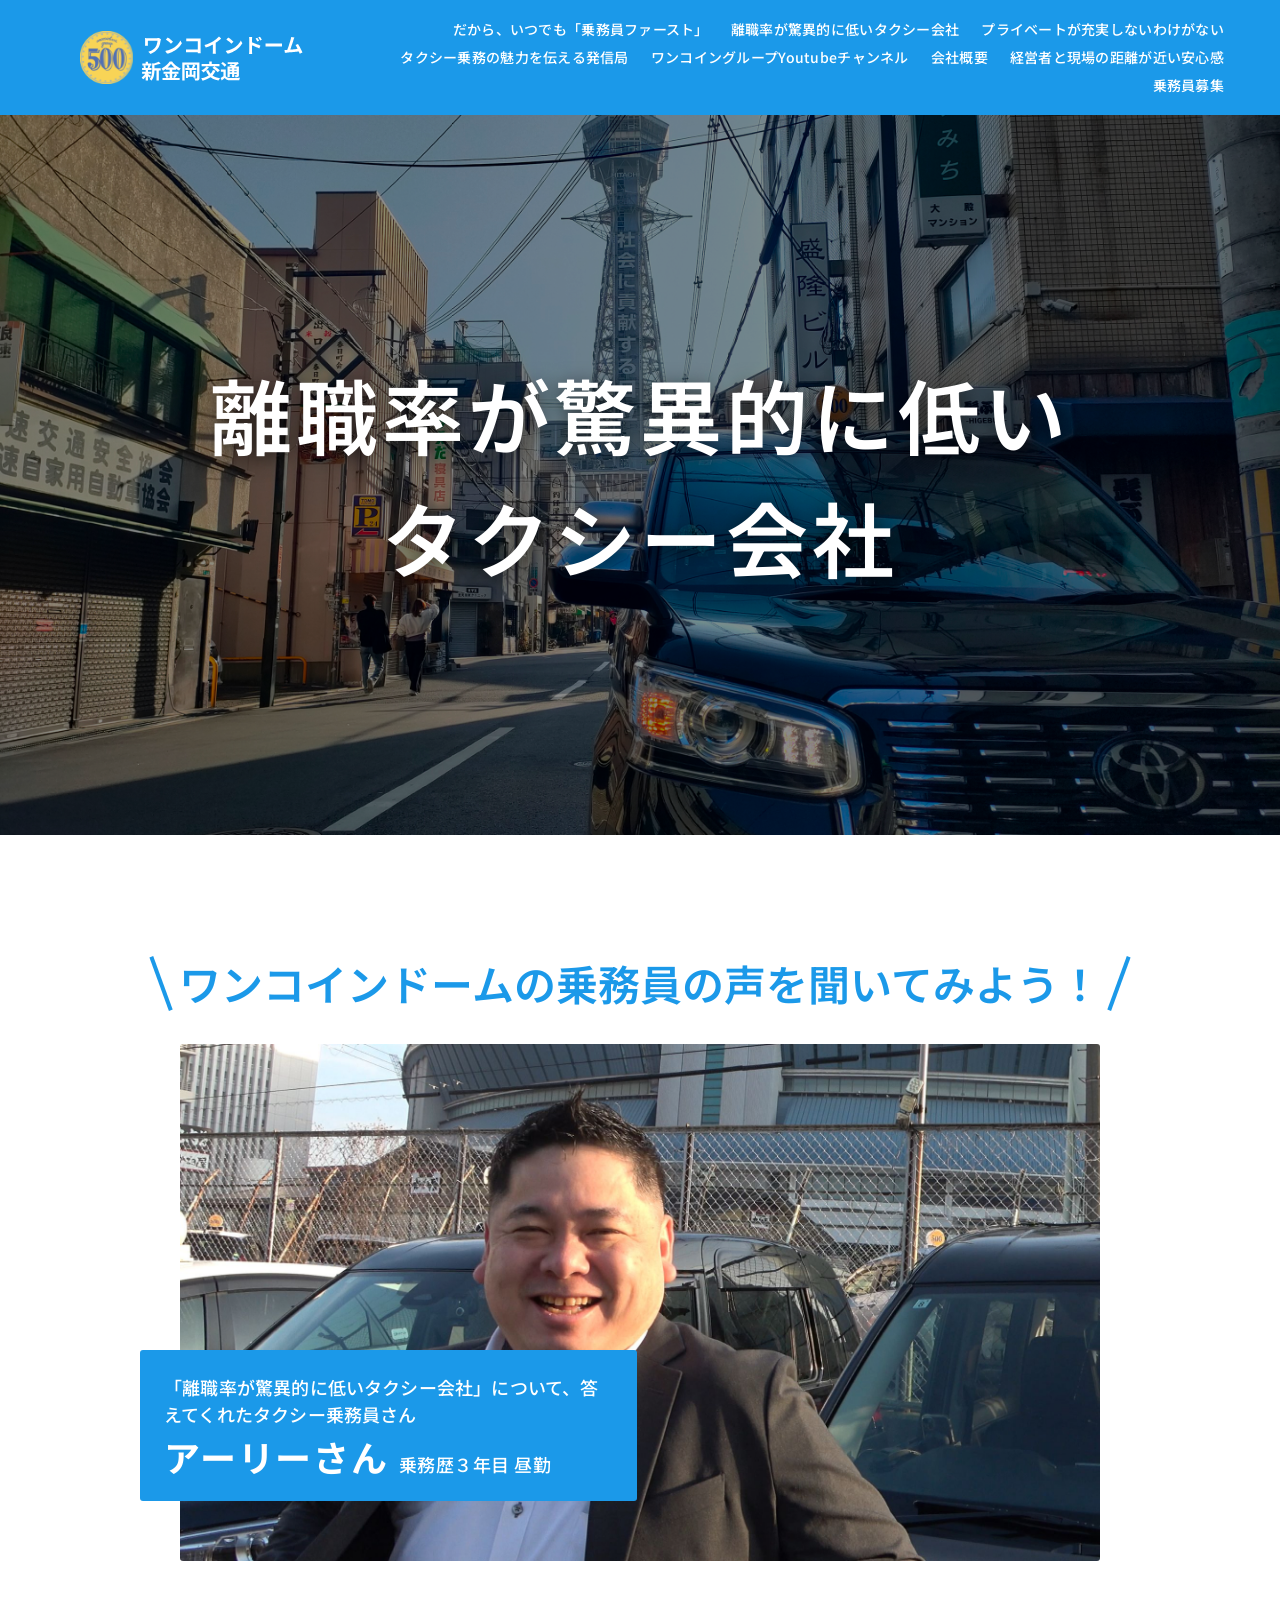
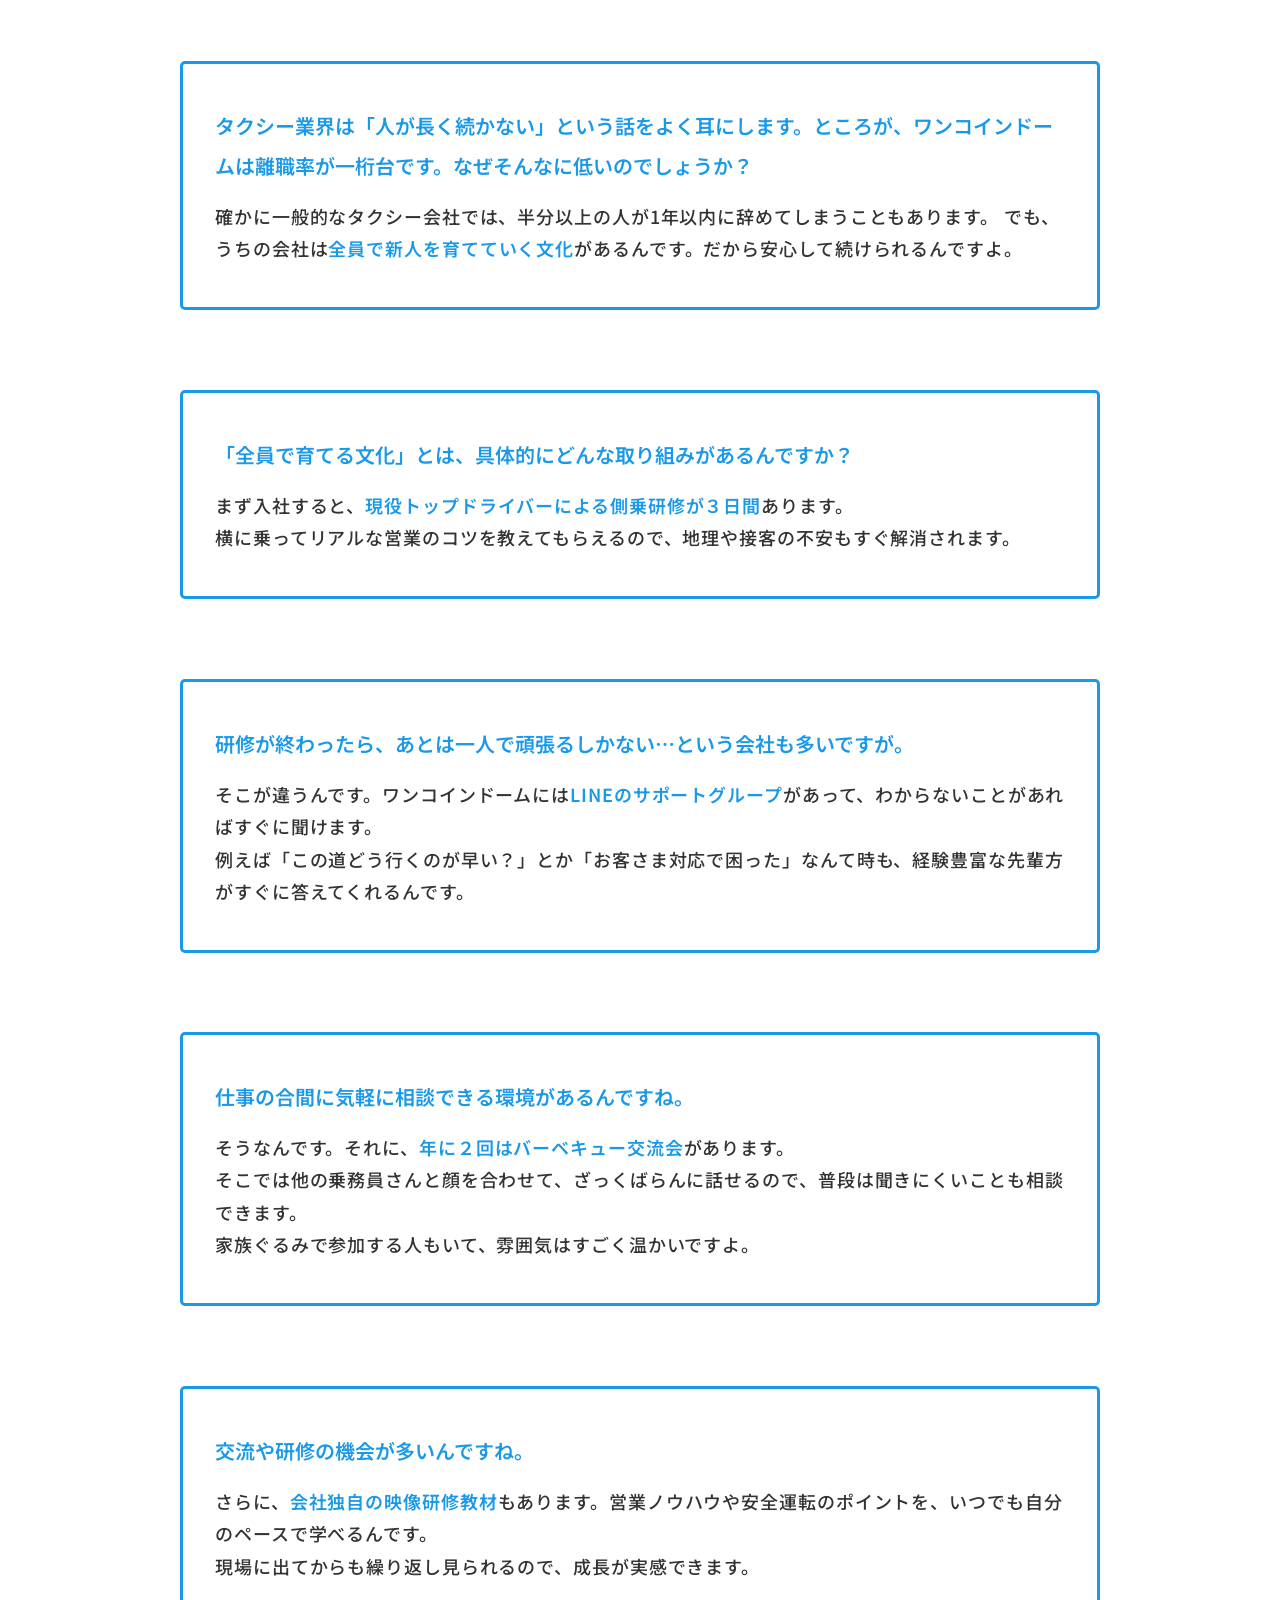
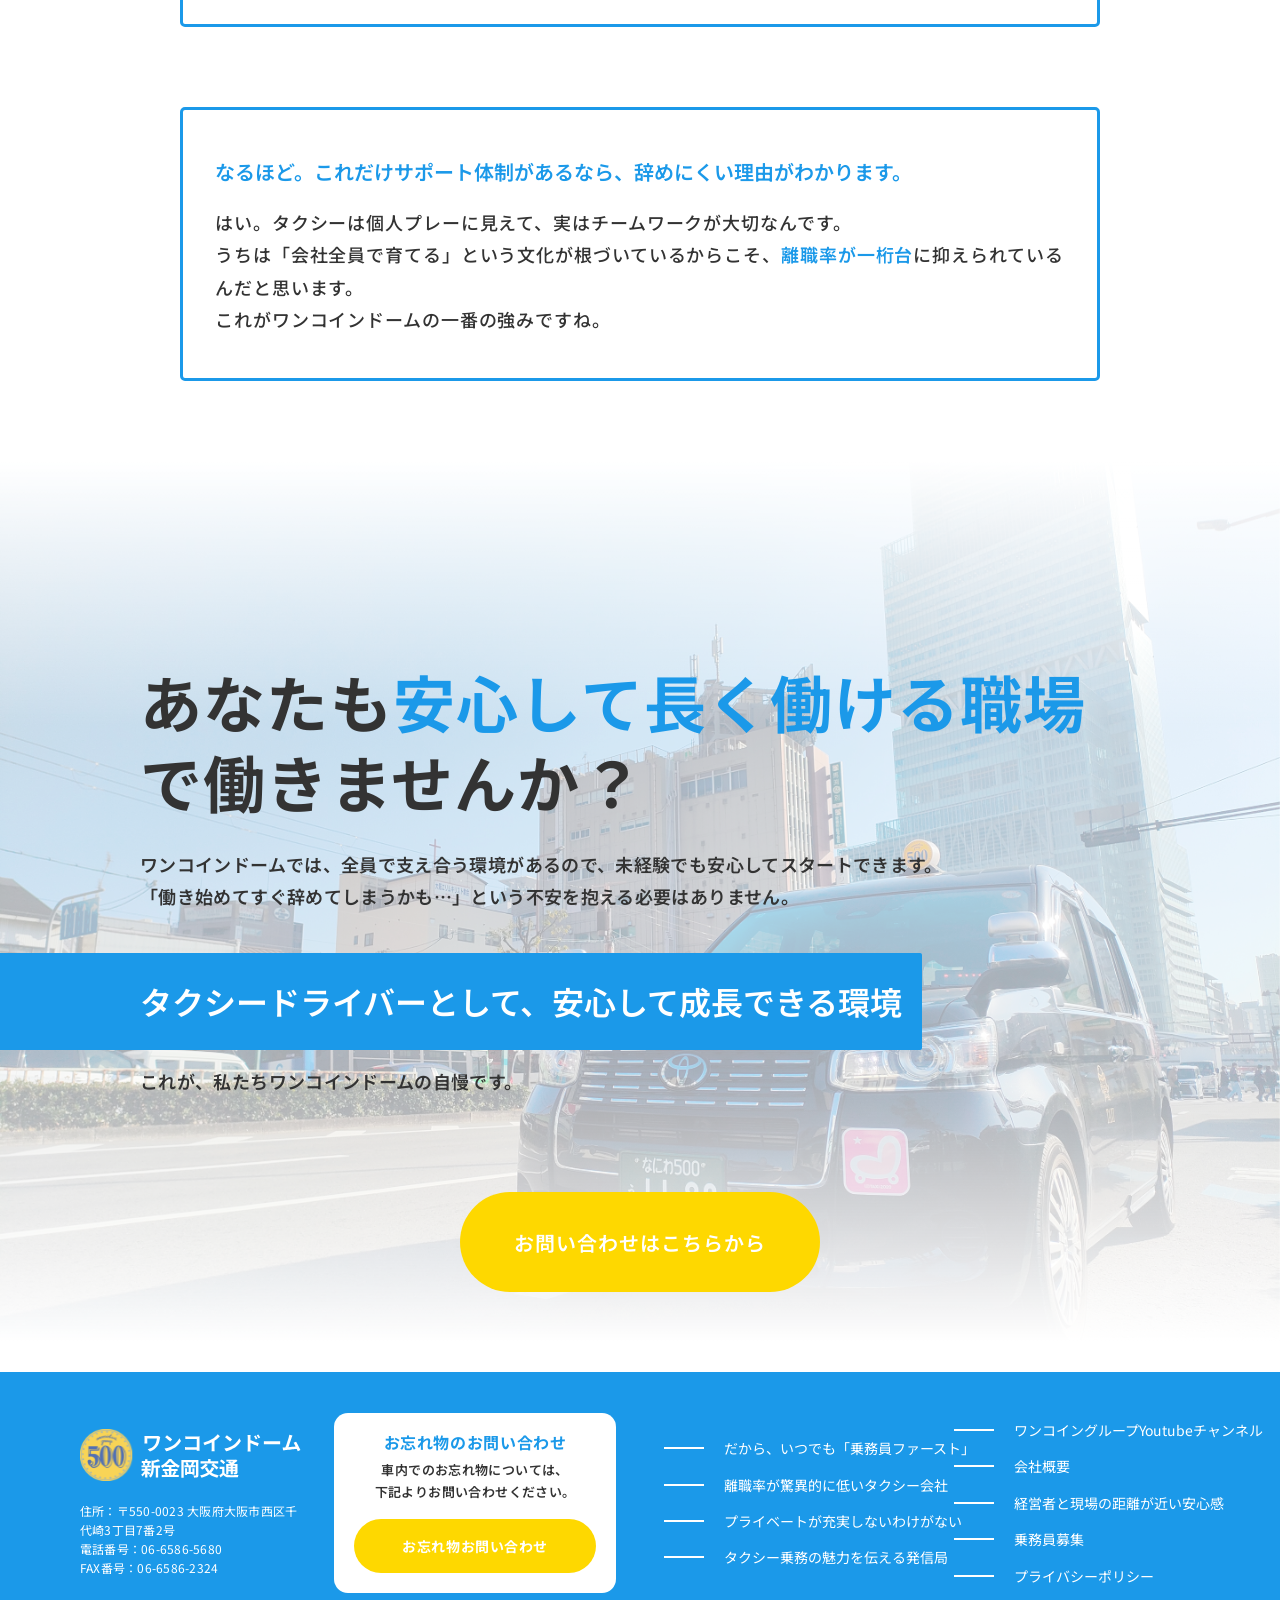
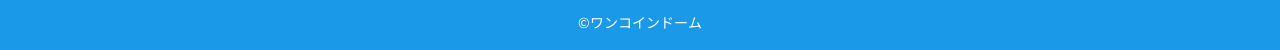
<file: strength.html>
<!DOCTYPE html>
<html lang="ja">

<head>
    <!-- Google tag (gtag.js) -->
    <script async src="https://www.googletagmanager.com/gtag/js?id=G-41KLNCCV5X"></script>
    <script>
        window.dataLayer = window.dataLayer || [];
        function gtag() { dataLayer.push(arguments); }
        gtag('js', new Date());

        gtag('config', 'G-41KLNCCV5X');
    </script>
    <meta charset="UTF-8">
    <meta name="viewport" content="width=device-width, initial-scale=1.0, viewport-fit=cover">
    <!-- 説明文（SEO） -->
    <meta name="description"
        content="離職率が驚異的に低い理由とは？ワンコインドームで働くタクシー乗務員のリアルな声から、育成文化・研修制度・サポート体制の強みを紹介します。未経験でも安心して長く働ける環境です。">
    <!-- SNS共有用 meta -->
    <meta property="og:site_name" content="ワンコインドーム株式会社">
    <meta property="og:type" content="website">
    <meta property="og:title" content="離職率が驚異的に低い理由｜タクシー乗務員の声｜ワンコインドーム">
    <meta property="og:description" content="なぜワンコインドームは離職率が一桁台なのか。乗務員インタビューを通して、全員で育てる文化や研修・サポート体制の実態を紹介します。">
    <meta property="og:url" content="https://1-coin.net/strength.html">
    <meta property="og:image" content="https://1-coin.net/ogp/index.jpg">
    <meta property="og:image:width" content="1200">
    <meta property="og:image:height" content="630">
    <meta property="og:locale" content="ja_JP">
    <!-- Twitter -->
    <meta name="twitter:card" content="summary_large_image">
    <meta name="twitter:title" content="離職率が驚異的に低い理由｜タクシー乗務員の声｜ワンコインドーム">
    <meta name="twitter:description" content="離職率が低い理由を、乗務員のリアルな声から解説。育成文化・研修制度・相談しやすい環境が揃っています。">
    <meta name="twitter:image" content="https://1-coin.net/ogp/index.jpg">
    <!-- アドレスバー -->
    <meta name="theme-color" content="#1B99E9">
    <!-- タイトル -->
    <title>離職率が驚異的に低い理由｜タクシー乗務員の声｜ワンコインドーム</title>
    <!-- 正規URL -->
    <link rel="canonical" href="https://1-coin.net/strength.html">
    <!-- Googleフォント -->
    <link rel="preconnect" href="https://fonts.googleapis.com">
    <link rel="preconnect" href="https://fonts.gstatic.com" crossorigin>
    <link href="https://fonts.googleapis.com/css2?family=Noto+Sans+JP:wght@100..900&display=swap" rel="stylesheet">
    <!-- favicon -->
    <link rel="icon" href="/favicon.ico" sizes="any">
    <link rel="icon" type="image/png" sizes="32x32" href="img/icon/favicon-32x32.png">
    <link rel="icon" type="image/png" sizes="16x16" href="img/icon/favicon-16x16.png">
    <!-- Apple -->
    <link rel="apple-touch-icon" sizes="180x180" href="img/icon/apple-touch-icon.png">
    <!-- カスタムcss -->
    <link rel="stylesheet" href="css/destyle.min.css">
    <link rel="stylesheet" href="css/common.css">
    <link rel="stylesheet" href="css/menu.css">
    <link rel="stylesheet" href="css/header.css">
    <link rel="stylesheet" href="css/header_pc.css">
    <link rel="stylesheet" href="css/footer.css">
    <link rel="stylesheet" href="css/footer_pc.css">
    <link rel="stylesheet" href="css/strength_bg.css">
    <link rel="stylesheet" href="css/interview.css">
    <link rel="stylesheet" href="css/interview_pc.css">
</head>

<body>
    <header>
        <div id="header-top">
            <a href="index.html" class="header__brand">
                <img src="img/1coin_logo.svg" alt="ワンコインドーム">
            </a>
            <div class="openbtn"><span></span><span></span><span></span></div>
            <nav id="g-nav" aria-label="グローバルナビゲーション">
                <div id="g-nav-list">
                    <ul>
                        <li><a href="crewfirst.html">だから、いつでも「乗務員ファースト」</a></li>
                        <li><a href="strength.html">離職率が驚異的に低いタクシー会社</a></li>
                        <li><a href="workstyle.html">プライベートが充実しないわけがない</a></li>
                        <li><a href="media.html">タクシー乗務の魅力を伝える発信局</a></li>
                        <li><a href="https://www.youtube.com/@onecointaxi500">ワンコイングループYoutubeチャンネル</a></li>
                        <li><a href="index.html#company">会社概要</a></li>
                        <li><a href="index.html#close">経営者と現場の距離が近い安心感</a></li>
                        <li><a class="js-contact-btn" href="https://1cointaxi.com/contact">乗務員募集</a></li>
                        <li class="sp"><a href="https://1cointaxi.com/privacy/">プライバシーポリシー</a></li>
                    </ul>
                </div>
            </nav>
        </div>
    </header>
    <main>
        <div class="hero">
            <h1>離職率が驚異的に低い<br>タクシー会社</h1>
        </div>
        <section class="voice">
            <div class="voice_inner js-reveal-title">
                <h2 class="voice_title">ワンコインドームの乗務員の声を聞いてみよう！</h2>
            </div>

            <div class="voice_card js-reveal-card">
                <div class="voice_image">
                    <img src="img/interview/voice_strength.jpg" alt="ワンコインドームで働くタクシー乗務員のインタビュー写真">
                    <div class="voice_profile">
                        <p class="voice_profile_lead">「離職率が驚異的に低いタクシー会社」について、答えてくれたタクシー乗務員さん</p>
                        <p class="voice_profile_name">
                            <strong>アーリーさん</strong>
                            <span>乗務歴３年目 昼勤</span>
                        </p>
                    </div>
                </div>
            </div>
        </section>

        <section class="voice_qa js-stagger">
            <article class="voice_qa_item">
                <h3 class="voice_qa_question">
                    タクシー業界は「人が長く続かない」という話をよく耳にします。ところが、ワンコインドームは離職率が一桁台です。なぜそんなに低いのでしょうか？
                </h3>
                <p>
                    確かに一般的なタクシー会社では、半分以上の人が1年以内に辞めてしまうこともあります。
                    でも、うちの会社は<span>全員で新人を育てていく文化</span>があるんです。だから安心して続けられるんですよ。
                </p>
            </article>

            <article class="voice_qa_item">
                <h3 class="voice_qa_question">
                    「全員で育てる文化」とは、具体的にどんな取り組みがあるんですか？
                </h3>
                <p>
                    まず入社すると、<span>現役トップドライバーによる側乗研修が３日間</span>あります。<br>
                    横に乗ってリアルな営業のコツを教えてもらえるので、地理や接客の不安もすぐ解消されます。
                </p>
            </article>

            <article class="voice_qa_item">
                <h3 class="voice_qa_question">
                    研修が終わったら、あとは一人で頑張るしかない…という会社も多いですが。
                </h3>
                <p>
                    そこが違うんです。ワンコインドームには<span>LINEのサポートグループ</span>があって、わからないことがあればすぐに聞けます。<br>
                    例えば「この道どう行くのが早い？」とか「お客さま対応で困った」なんて時も、経験豊富な先輩方がすぐに答えてくれるんです。
                </p>
            </article>

            <article class="voice_qa_item">
                <h3 class="voice_qa_question">
                    仕事の合間に気軽に相談できる環境があるんですね。
                </h3>
                <p>
                    そうなんです。それに、<span>年に２回はバーベキュー交流会</span>があります。<br>
                    そこでは他の乗務員さんと顔を合わせて、ざっくばらんに話せるので、普段は聞きにくいことも相談できます。<br>
                    家族ぐるみで参加する人もいて、雰囲気はすごく温かいですよ。
                </p>
            </article>

            <article class="voice_qa_item">
                <h3 class="voice_qa_question">
                    交流や研修の機会が多いんですね。
                </h3>
                <p>
                    さらに、<span>会社独自の映像研修教材</span>もあります。営業ノウハウや安全運転のポイントを、いつでも自分のペースで学べるんです。<br>
                    現場に出てからも繰り返し見られるので、成長が実感できます。
                </p>
            </article>

            <article class="voice_qa_item">
                <h3 class="voice_qa_question">
                    なるほど。これだけサポート体制があるなら、辞めにくい理由がわかります。
                </h3>
                <p>
                    はい。タクシーは個人プレーに見えて、実はチームワークが大切なんです。<br>
                    うちは「会社全員で育てる」という文化が根づいているからこそ、<span>離職率が一桁台</span>に抑えられているんだと思います。<br>
                    これがワンコインドームの一番の強みですね。
                </p>
            </article>
        </section>
        <section class="cta js-cta">
            <div class="cta_inner">
                <h2 class="cta_kicker js-cta-kicker">
                    あなたも<span>安心して長く働ける職場</span><br>
                    で働きませんか？
                </h2>

                <p class="cta_text js-cta-text">
                    ワンコインドームでは、全員で支え合う環境があるので、未経験でも安心してスタートできます。<br>
                    「働き始めてすぐ辞めてしまうかも…」という不安を抱える必要はありません。
                </p>

                <p class="cta_bar js-cta-bar">
                    <span>タクシードライバーとして、安心して成長できる環境</span>
                </p>

                <p class="cta_note js-cta-note">
                    これが、私たちワンコインドームの自慢です。
                </p>
                <div class="cta_btn-wrap js-cta-btn">
                    <a class="btn btn--primary js-contact-btn" href="https://1cointaxi.com/contact/">お問い合わせはこちらから</a>
                </div>
            </div>
        </section>

    </main>
    <footer class="footer">
        <div class="footer_inner">
            <div class="footer_left">
                <div class="footer__info">
                    <a href="index.html" class="footer__brand">
                        <img src="img/1coin_logo.svg" alt="ワンコインドーム">
                    </a>
                    <div class="footer__contact">
                        <p>
                            住所：〒550-0023 大阪府大阪市西区千代崎3丁目7番2号
                        </p>
                        <p>電話番号：06-6586-5680</p>
                        <p>FAX番号：06-6586-2324</p>
                    </div>
                </div>
                <div class="footer-lost-item">
                    <p class="footer-lost-item__title">
                        お忘れ物のお問い合わせ
                    </p>
                    <p class="footer-lost-item__text">
                        車内でのお忘れ物については、<br>
                        下記よりお問い合わせください。
                    </p>
                    <a href="https://lin.ee/v2FwFp0" class="footer-lost-item__btn js-lost-item-line" target="_blank"
                        rel="noopener noreferrer">
                        お忘れ物お問い合わせ
                    </a>
                </div>
            </div>
            <nav class="footer_nav" aria-label="フッターナビゲーション">
                <ul class="footer_list_1">
                    <li><a href="crewfirst.html">だから、いつでも「乗務員ファースト」</a></li>
                    <li><a href="strength.html">離職率が驚異的に低いタクシー会社</a></li>
                    <li><a href="workstyle.html">プライベートが充実しないわけがない</a></li>
                    <li><a href="media.html">タクシー乗務の魅力を伝える発信局</a></li>
                </ul>
                <ul class="footer_list_2">
                    <li><a href="https://www.youtube.com/@onecointaxi500">ワンコイングループYoutubeチャンネル</a></li>
                    <li><a href="index.html#company">会社概要</a></li>
                    <li><a href="index.html#close">経営者と現場の距離が近い安心感</a></li>
                    <li><a class="js-contact-btn" href="https://1cointaxi.com/contact">乗務員募集</a></li>
                    <li><a href="https://1cointaxi.com/privacy/">プライバシーポリシー</a></li>
                </ul>
            </nav>
        </div>
        <p class="footer_bottom">©ワンコインドーム</p>
    </footer>
    <!-- jQuery -->
    <script src="https://code.jquery.com/jquery-3.7.1.min.js" crossorigin="anonymous"></script>
    <!-- カスタムjs -->
    <script src="js/common.js"></script>
    <script src="js/event.js"></script>

    <!-- FAQ 構造化データ -->
    <script type="application/ld+json">
    {
    "@context": "https://schema.org",
    "@type": "FAQPage",
    "mainEntity": [
        {
        "@type": "Question",
        "name": "タクシー業界は「人が長く続かない」という話をよく耳にします。ところが、ワンコインドームは離職率が一桁台です。なぜそんなに低いのでしょうか？",
        "acceptedAnswer": {
            "@type": "Answer",
            "text": "確かに一般的なタクシー会社では、半分以上の人が1年以内に辞めてしまうこともあります。でも、うちの会社は全員で新人を育てていく文化があるんです。だから安心して続けられるんですよ。"
        }
        },
        {
        "@type": "Question",
        "name": "「全員で育てる文化」とは、具体的にどんな取り組みがあるんですか？",
        "acceptedAnswer": {
            "@type": "Answer",
            "text": "まず入社すると、現役トップドライバーによる側乗研修が３日間あります。\n横に乗ってリアルな営業のコツを教えてもらえるので、地理や接客の不安もすぐ解消されます。"
        }
        },
        {
        "@type": "Question",
        "name": "研修が終わったら、あとは一人で頑張るしかない…という会社も多いですが。",
        "acceptedAnswer": {
            "@type": "Answer",
            "text": "そこが違うんです。ワンコインドームにはLINEのサポートグループがあって、わからないことがあればすぐに聞けます。\n例えば「この道どう行くのが早い？」とか「お客さま対応で困った」なんて時も、経験豊富な先輩方がすぐに答えてくれるんです。"
        }
        },
        {
        "@type": "Question",
        "name": "仕事の合間に気軽に相談できる環境があるんですね。",
        "acceptedAnswer": {
            "@type": "Answer",
            "text": "そうなんです。それに、年に２回はバーベキュー交流会があります。\nそこでは他の乗務員さんと顔を合わせて、ざっくばらんに話せるので、普段は聞きにくいことも相談できます。\n家族ぐるみで参加する人もいて、雰囲気はすごく温かいですよ。"
        }
        },
        {
        "@type": "Question",
        "name": "交流や研修の機会が多いんですね。",
        "acceptedAnswer": {
            "@type": "Answer",
            "text": "さらに、会社独自の映像研修教材もあります。営業ノウハウや安全運転のポイントを、いつでも自分のペースで学べるんです。\n現場に出てからも繰り返し見られるので、成長が実感できます。"
        }
        },
        {
        "@type": "Question",
        "name": "なるほど。これだけサポート体制があるなら、辞めにくい理由がわかります。",
        "acceptedAnswer": {
            "@type": "Answer",
            "text": "はい。タクシーは個人プレーに見えて、実はチームワークが大切なんです。\nうちは「会社全員で育てる」という文化が根づいているからこそ、離職率が一桁台に抑えられているんだと思います。\nこれがワンコインドームの一番の強みですね。"
        }
        }
    ]
    }
    </script>
</body>

</html>
</file>
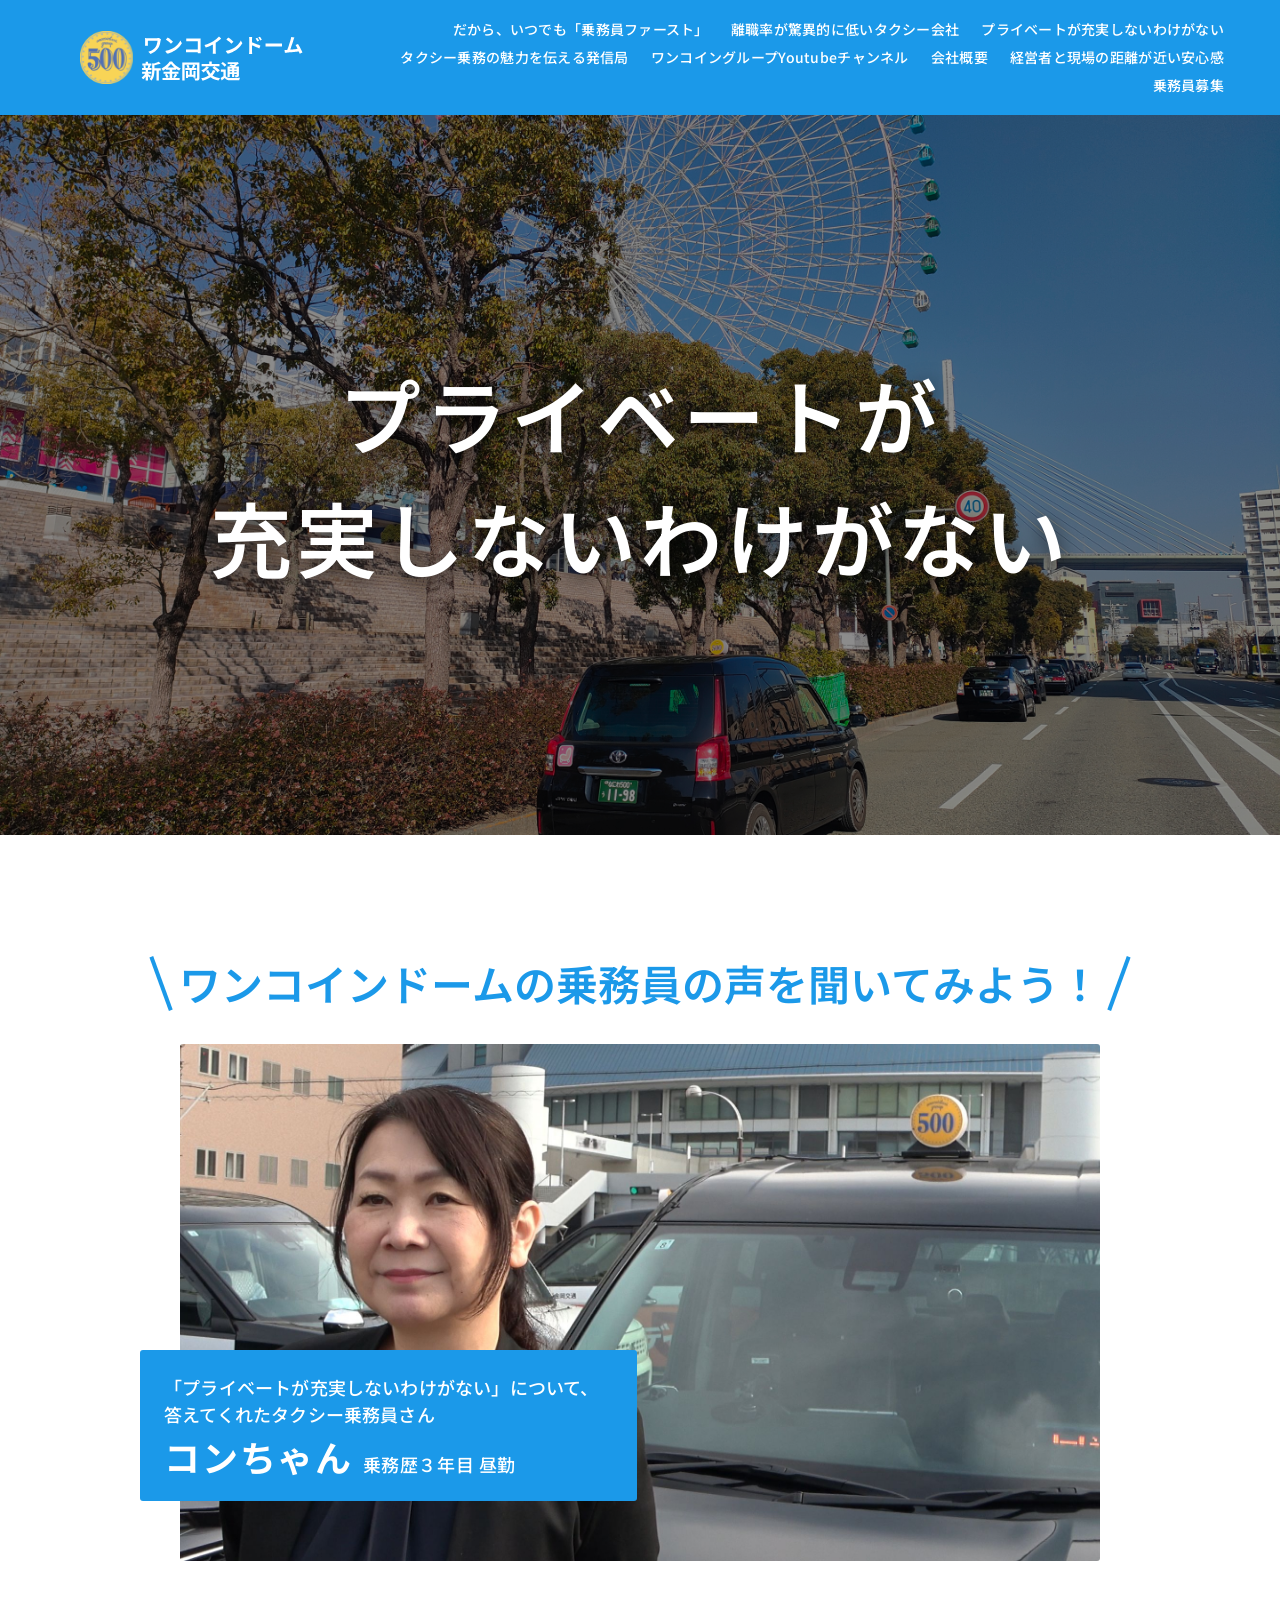
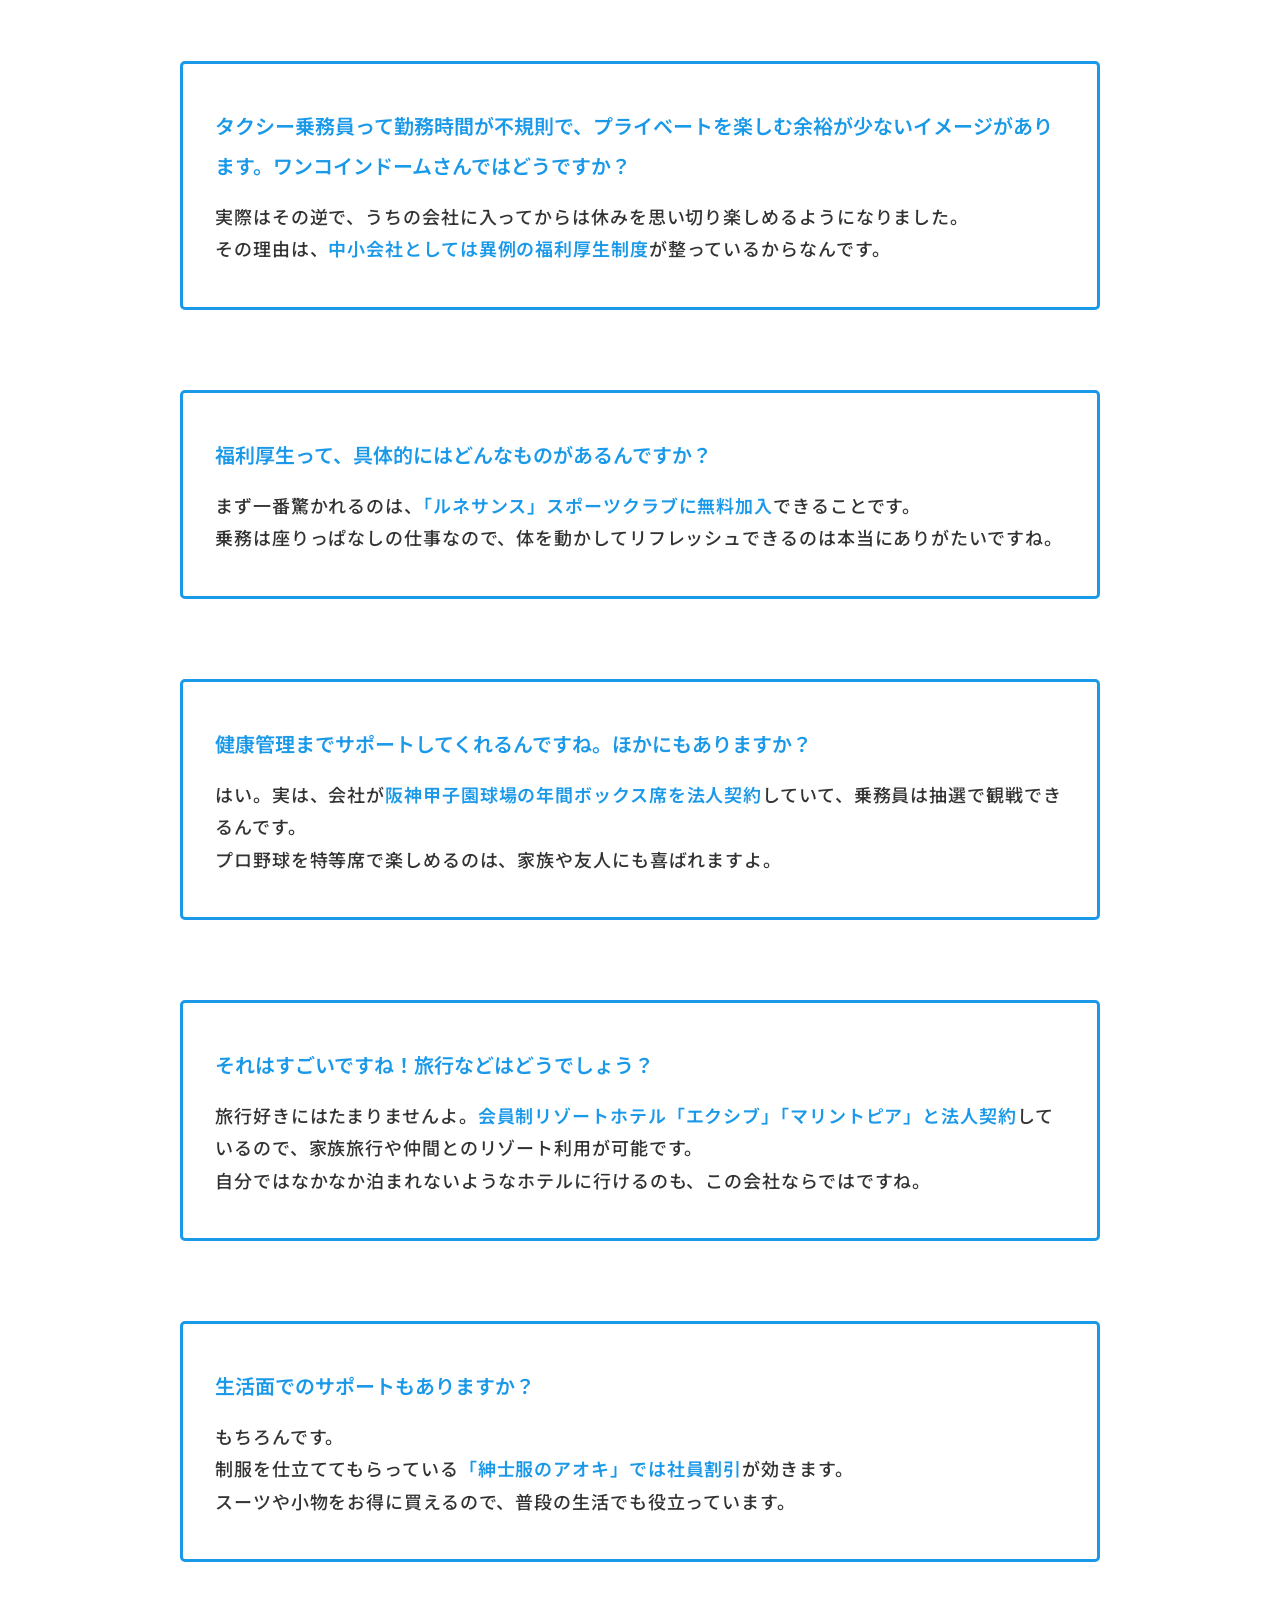
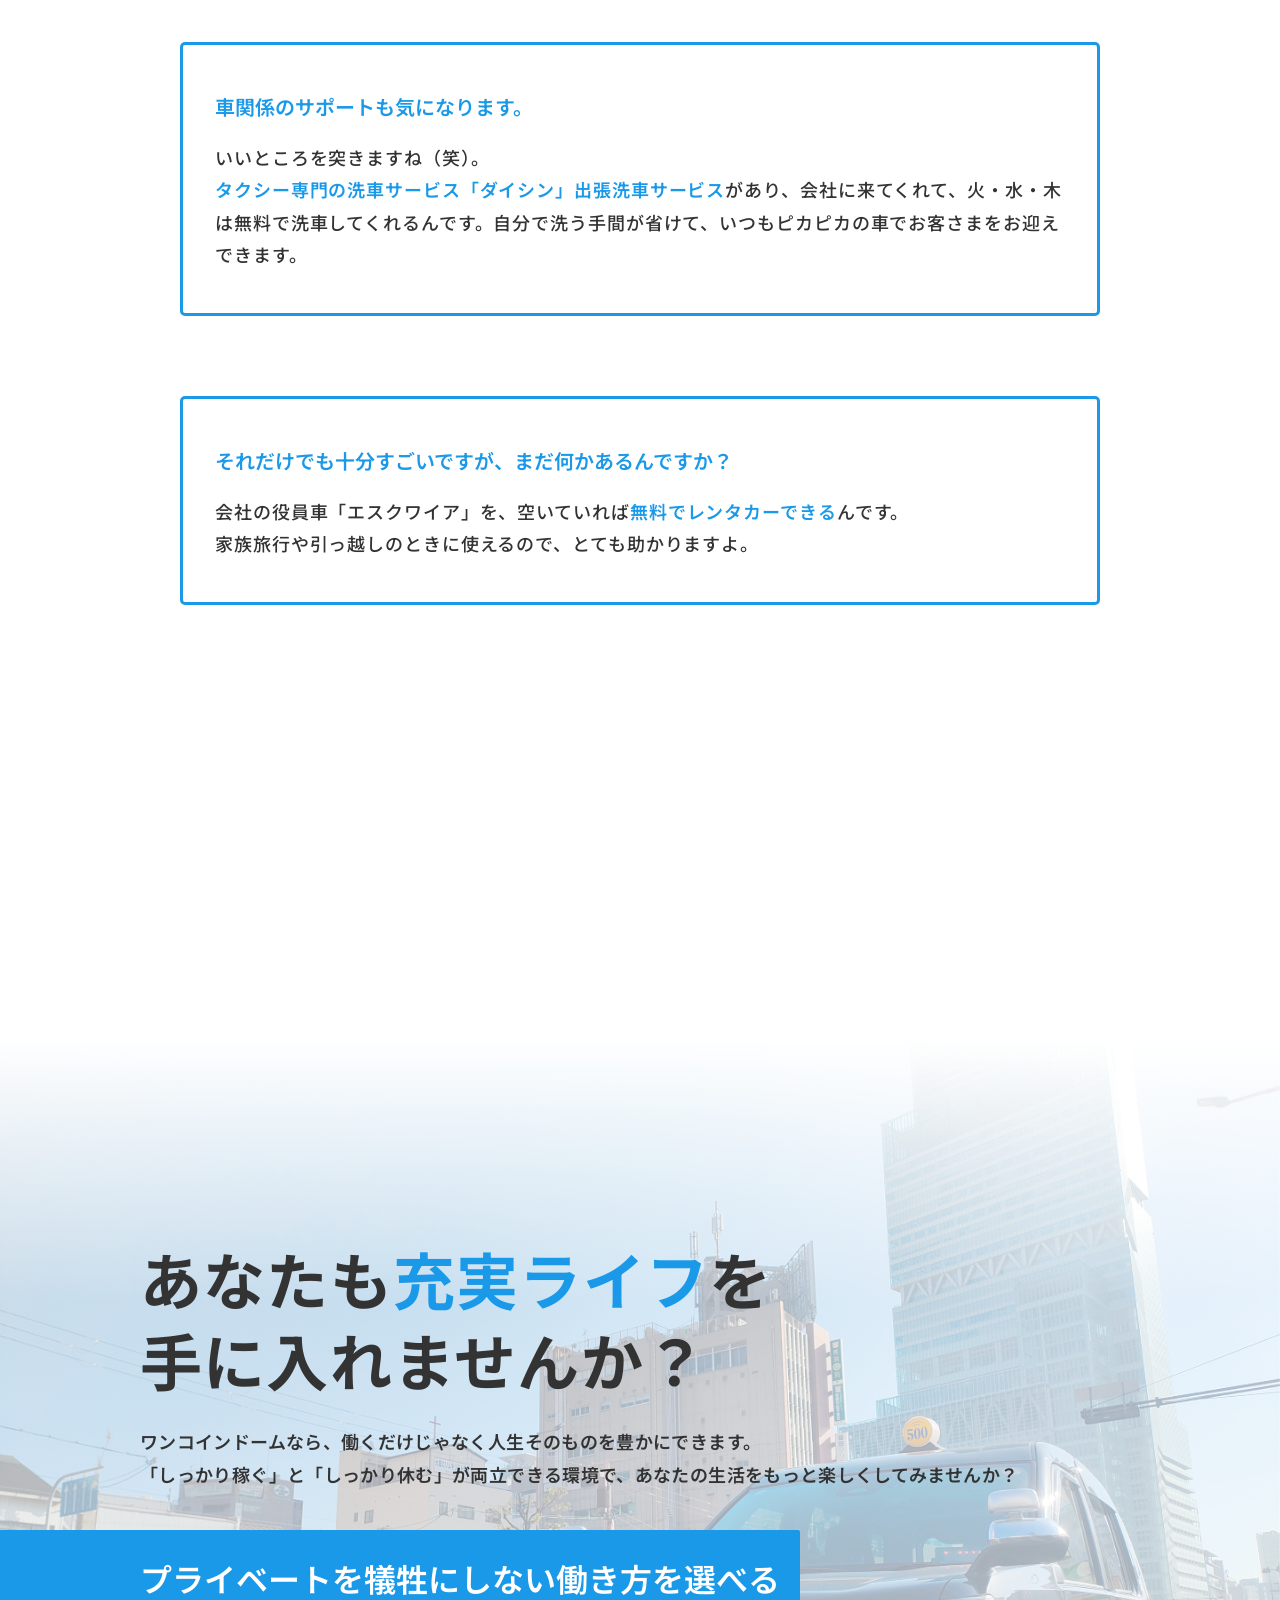
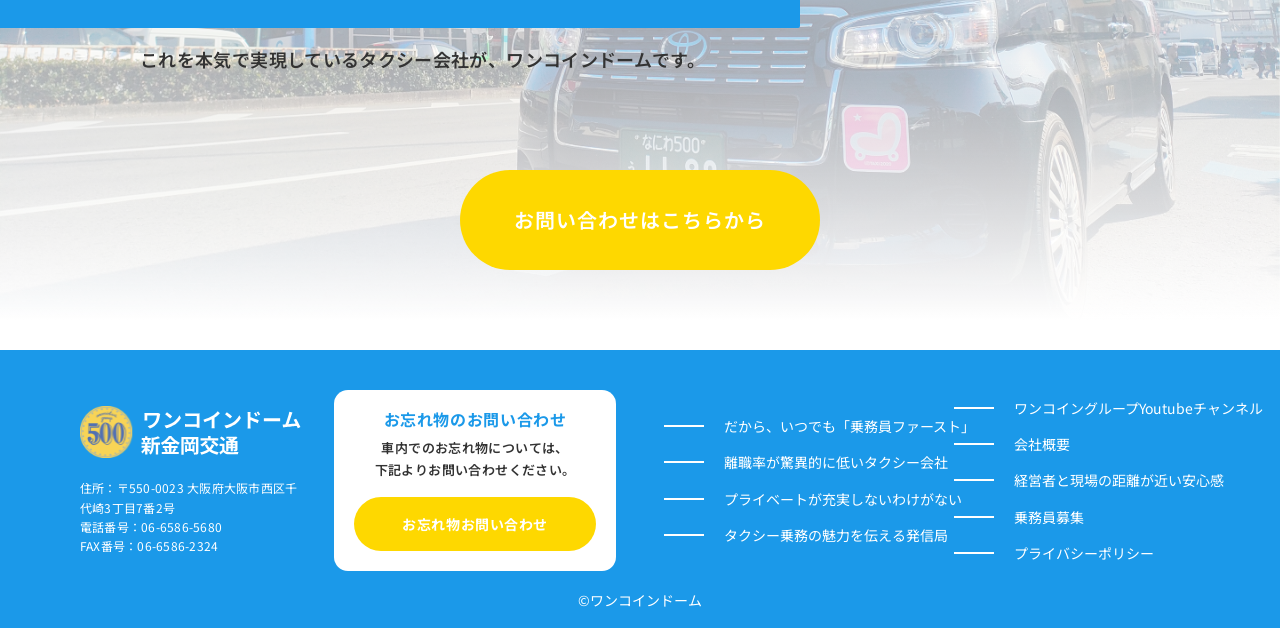
<file: workstyle.html>
<!DOCTYPE html>
<html lang="ja">

<head>
    <!-- Google tag (gtag.js) -->
    <script async src="https://www.googletagmanager.com/gtag/js?id=G-41KLNCCV5X"></script>
    <script>
        window.dataLayer = window.dataLayer || [];
        function gtag() { dataLayer.push(arguments); }
        gtag('js', new Date());

        gtag('config', 'G-41KLNCCV5X');
    </script>
    <meta charset="UTF-8">
    <meta name="viewport" content="width=device-width, initial-scale=1.0, viewport-fit=cover">
    <!-- 説明文（SEO） -->
    <meta name="description"
        content="タクシー乗務員でもプライベートが充実する理由とは？ワンコインドームの乗務員インタビューから、スポーツクラブ無料加入、会員制リゾート、観戦特典など福利厚生の実態を紹介。未経験でも安心して長く働ける環境です。">
    <!-- SNS共有用 meta -->
    <meta property="og:site_name" content="ワンコインドーム株式会社">
    <meta property="og:type" content="website">
    <meta property="og:title" content="プライベートが充実しないわけがない｜タクシー乗務員の声｜ワンコインドーム">
    <meta property="og:description" content="スポーツクラブ無料加入、会員制リゾート、観戦特典など。乗務員インタビューから、ワンコインドームの福利厚生と“休みを楽しめる理由”を紹介します。">
    <meta property="og:url" content="https://1-coin.net/workstyle.html">
    <meta property="og:image" content="https://1-coin.net/ogp/index.jpg">
    <meta property="og:image:width" content="1200">
    <meta property="og:image:height" content="630">
    <meta property="og:locale" content="ja_JP">
    <!-- Twitter -->
    <meta name="twitter:card" content="summary_large_image">
    <meta name="twitter:title" content="プライベートが充実しないわけがない｜タクシー乗務員の声｜ワンコインドーム">
    <meta name="twitter:description" content="福利厚生が整っているから、乗務員でも休みを思い切り楽しめる。インタビューで実態を紹介します。">
    <meta name="twitter:image" content="https://1-coin.net/ogp/index.jpg">
    <!-- アドレスバー -->
    <meta name="theme-color" content="#1B99E9">
    <!-- タイトル -->
    <title>プライベートが充実しないわけがない｜タクシー乗務員の声｜ワンコインドーム</title>
    <!-- 正規URL -->
    <link rel="canonical" href="https://1-coin.net/workstyle.html">
    <!-- Googleフォント -->
    <link rel="preconnect" href="https://fonts.googleapis.com">
    <link rel="preconnect" href="https://fonts.gstatic.com" crossorigin>
    <link href="https://fonts.googleapis.com/css2?family=Noto+Sans+JP:wght@100..900&display=swap" rel="stylesheet">
    <!-- favicon -->
    <link rel="icon" href="/favicon.ico" sizes="any">
    <link rel="icon" type="image/png" sizes="32x32" href="/img/icon/favicon-32x32.png">
    <link rel="icon" type="image/png" sizes="16x16" href="/img/icon/favicon-16x16.png">
    <!-- Apple -->
    <link rel="apple-touch-icon" sizes="180x180" href="/img/icon/apple-touch-icon.png">
    <!-- CSS -->
    <link rel="stylesheet" href="css/destyle.min.css">
    <link rel="stylesheet" href="css/common.css">
    <link rel="stylesheet" href="css/menu.css">
    <link rel="stylesheet" href="css/header.css">
    <link rel="stylesheet" href="css/header_pc.css">
    <link rel="stylesheet" href="css/footer.css">
    <link rel="stylesheet" href="css/footer_pc.css">
    <link rel="stylesheet" href="css/workstyle_bg.css">
    <link rel="stylesheet" href="css/interview.css">
    <link rel="stylesheet" href="css/interview_pc.css">
</head>

<body>
    <header>
        <div id="header-top">
            <a href="index.html" class="header__brand">
                <img src="img/1coin_logo.svg" alt="ワンコインドーム">
            </a>
            <div class="openbtn"><span></span><span></span><span></span></div>
            <nav id="g-nav" aria-label="グローバルナビゲーション">
                <div id="g-nav-list">
                    <ul>
                        <li><a href="crewfirst.html">だから、いつでも「乗務員ファースト」</a></li>
                        <li><a href="strength.html">離職率が驚異的に低いタクシー会社</a></li>
                        <li><a href="workstyle.html">プライベートが充実しないわけがない</a></li>
                        <li><a href="media.html">タクシー乗務の魅力を伝える発信局</a></li>
                        <li><a href="https://www.youtube.com/@onecointaxi500">ワンコイングループYoutubeチャンネル</a></li>
                        <li><a href="index.html#company">会社概要</a></li>
                        <li><a href="index.html#close">経営者と現場の距離が近い安心感</a></li>
                        <li><a class="js-contact-btn" href="https://1cointaxi.com/contact">乗務員募集</a></li>
                        <li class="sp"><a href="https://1cointaxi.com/privacy/">プライバシーポリシー</a></li>
                    </ul>
                </div>
            </nav>
        </div>
    </header>
    <main>
        <div class="hero">
            <h1>プライベートが<br>充実しないわけがない</h1>
        </div>
        <section class="voice">
            <div class="voice_inner js-reveal-title">
                <h2 class="voice_title">ワンコインドームの乗務員の声を聞いてみよう！</h2>
            </div>

            <div class="voice_card js-reveal-card">
                <div class="voice_image">
                    <img src="img/interview/voice_workstyle.jpg" alt="ワンコインドームで働くタクシー乗務員のインタビュー写真">
                    <div class="voice_profile">
                        <p class="voice_profile_lead">「プライベートが充実しないわけがない」について、答えてくれたタクシー乗務員さん</p>
                        <p class="voice_profile_name">
                            <strong>コンちゃん</strong>
                            <span>乗務歴３年目 昼勤</span>
                        </p>
                    </div>
                </div>
            </div>
        </section>

        <section class="voice_qa js-stagger">
            <article class="voice_qa_item">
                <h3 class="voice_qa_question">
                    タクシー乗務員って勤務時間が不規則で、プライベートを楽しむ余裕が少ないイメージがあります。ワンコインドームさんではどうですか？
                </h3>
                <p>
                    実際はその逆で、うちの会社に入ってからは休みを思い切り楽しめるようになりました。<br>
                    その理由は、<span>中小会社としては異例の福利厚生制度</span>が整っているからなんです。
                </p>
            </article>

            <article class="voice_qa_item">
                <h3 class="voice_qa_question">
                    福利厚生って、具体的にはどんなものがあるんですか？
                </h3>
                <p>
                    まず一番驚かれるのは、<span>「ルネサンス」スポーツクラブに無料加入</span>できることです。<br>
                    乗務は座りっぱなしの仕事なので、体を動かしてリフレッシュできるのは本当にありがたいですね。
                </p>
            </article>

            <article class="voice_qa_item">
                <h3 class="voice_qa_question">
                    健康管理までサポートしてくれるんですね。ほかにもありますか？
                </h3>
                <p>
                    はい。実は、会社が<span>阪神甲子園球場の年間ボックス席を法人契約</span>していて、乗務員は抽選で観戦できるんです。<br>
                    プロ野球を特等席で楽しめるのは、家族や友人にも喜ばれますよ。
                </p>
            </article>

            <article class="voice_qa_item">
                <h3 class="voice_qa_question">
                    それはすごいですね！旅行などはどうでしょう？
                </h3>
                <p>
                    旅行好きにはたまりませんよ。<span>会員制リゾートホテル「エクシブ」「マリントピア」と法人契約</span>しているので、家族旅行や仲間とのリゾート利用が可能です。<br>
                    自分ではなかなか泊まれないようなホテルに行けるのも、この会社ならではですね。
                </p>
            </article>

            <article class="voice_qa_item">
                <h3 class="voice_qa_question">
                    生活面でのサポートもありますか？
                </h3>
                <p>
                    もちろんです。<br>
                    制服を仕立ててもらっている<span>「紳士服のアオキ」では社員割引</span>が効きます。<br>
                    スーツや小物をお得に買えるので、普段の生活でも役立っています。
                </p>
            </article>

            <article class="voice_qa_item">
                <h3 class="voice_qa_question">
                    車関係のサポートも気になります。
                </h3>
                <p>
                    いいところを突きますね（笑）。<br>
                    <span>タクシー専門の洗車サービス「ダイシン」出張洗車サービス</span>があり、会社に来てくれて、火・水・木は無料で洗車してくれるんです。自分で洗う手間が省けて、いつもピカピカの車でお客さまをお迎えできます。
                </p>
            </article>

            <article class="voice_qa_item">
                <h3 class="voice_qa_question">
                    それだけでも十分すごいですが、まだ何かあるんですか？
                </h3>
                <p>
                    会社の役員車「エスクワイア」を、空いていれば<span>無料でレンタカーできる</span>んです。<br>
                    家族旅行や引っ越しのときに使えるので、とても助かりますよ。
                </p>
            </article>

            <article class="voice_qa_item">
                <h3 class="voice_qa_question">
                    聞けば聞くほど、福利厚生が充実してますね。
                </h3>
                <p>
                    はい。これだけの制度があるので、公休日はスポーツを楽しんだり、家族で旅行したり、趣味を満喫したりと、プライベートを充実させられるんです。<br>
                    タクシー業界では珍しいことですが、ワンコインドームなら<span>「働く」</span>も<span>「休む」</span>も思い切り楽しめますよ。
                </p>
            </article>
        </section>
        <section class="cta js-cta">
            <div class="cta_inner">
                <h2 class="cta_kicker js-cta-kicker">
                    あなたも<span>充実ライフ</span>を<br>
                    手に入れませんか？
                </h2>

                <p class="cta_text js-cta-text">
                    ワンコインドームなら、働くだけじゃなく人生そのものを豊かにできます。<br>
                    「しっかり稼ぐ」と「しっかり休む」が両立できる環境で、あなたの生活をもっと楽しくしてみませんか？
                </p>

                <p class="cta_bar js-cta-bar">
                    <span>プライベートを犠牲にしない働き方を選べる</span>
                </p>

                <p class="cta_note js-cta-note">
                    これを本気で実現しているタクシー会社が、ワンコインドームです。
                </p>
                <div class="cta_btn-wrap js-cta-btn">
                    <a class="btn btn--primary js-contact-btn" href="https://1cointaxi.com/contact/">お問い合わせはこちらから</a>
                </div>
            </div>
        </section>
    </main>
    <footer class="footer">
        <div class="footer_inner">
            <div class="footer_left">
                <div class="footer__info">
                    <a href="index.html" class="footer__brand">
                        <img src="img/1coin_logo.svg" alt="ワンコインドーム">
                    </a>
                    <div class="footer__contact">
                        <p>
                            住所：〒550-0023 大阪府大阪市西区千代崎3丁目7番2号
                        </p>
                        <p>電話番号：06-6586-5680</p>
                        <p>FAX番号：06-6586-2324</p>
                    </div>
                </div>
                <div class="footer-lost-item">
                    <p class="footer-lost-item__title">
                        お忘れ物のお問い合わせ
                    </p>
                    <p class="footer-lost-item__text">
                        車内でのお忘れ物については、<br>
                        下記よりお問い合わせください。
                    </p>
                    <a href="https://lin.ee/v2FwFp0" class="footer-lost-item__btn js-lost-item-line" target="_blank"
                        rel="noopener noreferrer">
                        お忘れ物お問い合わせ
                    </a>
                </div>
            </div>
            <nav class="footer_nav" aria-label="フッターナビゲーション">
                <ul class="footer_list_1">
                    <li><a href="crewfirst.html">だから、いつでも「乗務員ファースト」</a></li>
                    <li><a href="strength.html">離職率が驚異的に低いタクシー会社</a></li>
                    <li><a href="workstyle.html">プライベートが充実しないわけがない</a></li>
                    <li><a href="media.html">タクシー乗務の魅力を伝える発信局</a></li>
                </ul>
                <ul class="footer_list_2">
                    <li><a href="https://www.youtube.com/@onecointaxi500">ワンコイングループYoutubeチャンネル</a></li>
                    <li><a href="index.html#company">会社概要</a></li>
                    <li><a href="index.html#close">経営者と現場の距離が近い安心感</a></li>
                    <li><a class="js-contact-btn" href="https://1cointaxi.com/contact">乗務員募集</a></li>
                    <li><a href="https://1cointaxi.com/privacy/">プライバシーポリシー</a></li>
                </ul>
            </nav>
        </div>
        <p class="footer_bottom">©ワンコインドーム</p>
    </footer>
    <!-- jQuery -->
    <script src="https://code.jquery.com/jquery-3.7.1.min.js" crossorigin="anonymous"></script>
    <!-- カスタムjs -->
    <script src="js/common.js"></script>
    <script src="js/event.js"></script>

    <!-- FAQ 構造化データ -->
    <script type="application/ld+json">
    {
    "@context": "https://schema.org",
    "@type": "FAQPage",
    "mainEntity": [
        {
        "@type": "Question",
        "name": "タクシー乗務員って勤務時間が不規則で、プライベートを楽しむ余裕が少ないイメージがあります。ワンコインドームさんではどうですか？",
        "acceptedAnswer": {
            "@type": "Answer",
            "text": "実際はその逆で、うちの会社に入ってからは休みを思い切り楽しめるようになりました。\nその理由は、中小会社としては異例の福利厚生制度が整っているからなんです。"
        }
        },
        {
        "@type": "Question",
        "name": "福利厚生って、具体的にはどんなものがあるんですか？",
        "acceptedAnswer": {
            "@type": "Answer",
            "text": "まず一番驚かれるのは、森ノ宮の「東急オアシス」スポーツクラブに無料加入できることです。\n乗務は座りっぱなしの仕事なので、体を動かしてリフレッシュできるのは本当にありがたいですね。"
        }
        },
        {
        "@type": "Question",
        "name": "健康管理までサポートしてくれるんですね。ほかにもありますか？",
        "acceptedAnswer": {
            "@type": "Answer",
            "text": "はい。実は、会社が阪神甲子園球場の年間ボックス席を法人契約していて、乗務員は抽選で観戦できるんです。\nプロ野球を特等席で楽しめるのは、家族や友人にも喜ばれますよ。"
        }
        },
        {
        "@type": "Question",
        "name": "それはすごいですね！旅行などはどうでしょう？",
        "acceptedAnswer": {
            "@type": "Answer",
            "text": "旅行好きにはたまりませんよ。会員制リゾートホテル「エクシブ」「マリントピア」と法人契約しているので、家族旅行や仲間とのリゾート利用が可能です。\n自分ではなかなか泊まれないようなホテルに行けるのも、この会社ならではですね。"
        }
        },
        {
        "@type": "Question",
        "name": "生活面でのサポートもありますか？",
        "acceptedAnswer": {
            "@type": "Answer",
            "text": "もちろんです。\n制服を仕立ててもらっている「紳士服のアオキ」では社員割引が効きます。\nスーツや小物をお得に買えるので、普段の生活でも役立っています。"
        }
        },
        {
        "@type": "Question",
        "name": "車関係のサポートも気になります。",
        "acceptedAnswer": {
            "@type": "Answer",
            "text": "いいところを突きますね（笑）。\nタクシー専門の洗車サービス「ダイシン」出張洗車サービスがあり、会社に来てくれて、火・水・木は無料で洗車してくれるんです。\n自分で洗う手間が省けて、いつもピカピカの車でお客さまをお迎えできます。"
        }
        },
        {
        "@type": "Question",
        "name": "それだけでも十分すごいですが、まだ何かあるんですか？",
        "acceptedAnswer": {
            "@type": "Answer",
            "text": "実はまだあります。会社の役員車「アルファード」「エスクワイア」を、空いていれば無料でレンタカーできるんです。\n家族旅行や引っ越しのときに使えるので、とても助かりますよ。"
        }
        },
        {
        "@type": "Question",
        "name": "聞けば聞くほど、福利厚生が充実してますね。",
        "acceptedAnswer": {
            "@type": "Answer",
            "text": "はい。これだけの制度があるので、公休日はスポーツを楽しんだり、家族で旅行したり、趣味を満喫したりと、プライベートを充実させられるんです。\nタクシー業界では珍しいことですが、ワンコインドームなら「働く」も「休む」も思い切り楽しめますよ。"
        }
        }
    ]
    }
    </script>
</body>

</html>
</file>
<file: css/common.css>
html,body{scroll-behavior:smooth;font-size:62.5%;font-family:"Noto Sans JP",sans-serif;overflow-x:clip}:root{--header-h: 80px}body{padding-top:var(--header-h)}img{width:100%;max-width:100%;height:auto}.visuallyhidden{position:absolute;clip:rect(1px, 1px, 1px, 1px);-webkit-clip-path:inset(0px 0px 99.9% 99.9%);clip-path:inset(0px 0px 99.9% 99.9%);overflow:hidden;height:1px;width:1px;padding:0;border:0}
</file>
<file: css/menu.css>
html,body{scroll-behavior:smooth;font-size:62.5%;font-family:"Noto Sans JP",sans-serif;overflow-x:clip}:root{--header-h: 80px}body{padding-top:var(--header-h)}img{width:100%;max-width:100%;height:auto}.visuallyhidden{position:absolute;clip:rect(1px, 1px, 1px, 1px);-webkit-clip-path:inset(0px 0px 99.9% 99.9%);clip-path:inset(0px 0px 99.9% 99.9%);overflow:hidden;height:1px;width:1px;padding:0;border:0}@media(max-width: 767px){#g-nav{position:fixed;z-index:2000;top:0;right:0;width:100%;height:100vh;background:#1b99e9;transform:translateX(120%);transition:transform .6s ease;overflow-x:hidden}#g-nav.panelactive{transform:translateX(0)}#g-nav.panelactive #g-nav-list{position:fixed;z-index:999;width:100%;height:100vh;overflow:auto;-webkit-overflow-scrolling:touch}#g-nav ul{width:100%;position:absolute;z-index:999;top:50%;left:50%;transform:translate(-50%, -50%)}#g-nav li{list-style:none;text-align:left}#g-nav li a{color:#fff;text-decoration:none;padding:24px;display:block;letter-spacing:.1em;font-weight:600;font-size:16px;white-space:normal;overflow-wrap:anywhere;word-break:break-word}.openbtn{position:fixed;z-index:9999;right:10px;cursor:pointer;width:50px;height:50px}.openbtn span{display:inline-block;transition:all .4s;position:absolute;left:12px;height:2px;background-color:#fff;width:60%}.openbtn span:nth-of-type(1){top:15px}.openbtn span:nth-of-type(2){top:25px}.openbtn span:nth-of-type(3){top:35px}.openbtn.active span:nth-of-type(1){top:18px;left:12px;transform:translateY(6px) rotate(-45deg);width:60%}.openbtn.active span:nth-of-type(2){opacity:0}.openbtn.active span:nth-of-type(3){top:30px;left:12px;transform:translateY(-6px) rotate(45deg);width:60%}}
</file>
<file: css/header.css>
html,body{scroll-behavior:smooth;font-size:62.5%;font-family:"Noto Sans JP",sans-serif;overflow-x:clip}:root{--header-h: 80px}body{padding-top:var(--header-h)}img{width:100%;max-width:100%;height:auto}.visuallyhidden{position:absolute;clip:rect(1px, 1px, 1px, 1px);-webkit-clip-path:inset(0px 0px 99.9% 99.9%);clip-path:inset(0px 0px 99.9% 99.9%);overflow:hidden;height:1px;width:1px;padding:0;border:0}header{position:fixed;inset:0 0 auto 0;z-index:1000;background:#1b99e9}header::before{content:none}header #header-top{position:relative;z-index:1;display:flex;align-items:center;justify-content:space-between;padding:10px 12px;opacity:1;transform:none;animation:none}header .header__brand{display:flex;align-items:center;text-decoration:none}header .header__brand img{max-width:200px;height:auto}.pc{display:none}.sp{display:block}
</file>
<file: css/header_pc.css>
html,body{scroll-behavior:smooth;font-size:62.5%;font-family:"Noto Sans JP",sans-serif;overflow-x:clip}:root{--header-h: 80px}body{padding-top:var(--header-h)}img{width:100%;max-width:100%;height:auto}.visuallyhidden{position:absolute;clip:rect(1px, 1px, 1px, 1px);-webkit-clip-path:inset(0px 0px 99.9% 99.9%);clip-path:inset(0px 0px 99.9% 99.9%);overflow:hidden;height:1px;width:1px;padding:0;border:0}@media(min-width: 768px){header{position:fixed;inset:0 0 auto 0;z-index:1000;background:rgba(0,0,0,0);overflow:hidden}header::before{content:"";position:absolute;inset:0;background:#1b99e9;transform:scaleX(0);transform-origin:left;animation:header-wipe .8s cubic-bezier(0.22, 1, 0.36, 1) forwards;z-index:0}header #header-top{position:relative;z-index:1;max-width:1440px;margin:0 auto;padding:20px 80px;display:flex;align-items:center;gap:24px;opacity:0;transform:translateY(-10px);animation:header-items .55s ease-out forwards;animation-delay:.35s}header .header__brand{flex:1 0 20%;display:block;transition:opacity .3s ease}header .header__brand img{max-width:280px;width:100%;height:auto}header .header__brand:hover{opacity:.5}header .openbtn{display:none}header #g-nav{flex:1 0 80%;position:static;width:auto;height:auto;inset:auto;transform:none;background:rgba(0,0,0,0);transition:none;z-index:auto}header #g-nav.panelactive{right:auto}header #g-nav.panelactive #g-nav-list{position:static;width:auto;height:auto;overflow:visible}header #g-nav-list{width:100%}header #g-nav-list ul{position:static;display:flex;justify-content:flex-end;flex-wrap:wrap;gap:10px 22px;max-width:920px;margin-left:auto}header #g-nav li{text-align:left}header #g-nav li a{display:inline-block;padding:0;color:#fff;font-weight:500;font-size:14px;line-height:1.3;letter-spacing:.02em;white-space:nowrap;transition:opacity .4s ease,transform .4s ease}header #g-nav li a:hover{opacity:.7;transform:translateY(-2px)}@keyframes header-wipe{to{transform:scaleX(1)}}@keyframes header-items{to{opacity:1;transform:translateY(0)}}.pc{display:block}.sp{display:none}}
</file>
<file: css/footer.css>
html,body{scroll-behavior:smooth;font-size:62.5%;font-family:"Noto Sans JP",sans-serif;overflow-x:clip}:root{--header-h: 80px}body{padding-top:var(--header-h)}img{width:100%;max-width:100%;height:auto}.visuallyhidden{position:absolute;clip:rect(1px, 1px, 1px, 1px);-webkit-clip-path:inset(0px 0px 99.9% 99.9%);clip-path:inset(0px 0px 99.9% 99.9%);overflow:hidden;height:1px;width:1px;padding:0;border:0}.footer{background:#1b99e9;color:#fff;padding-top:4rem}.footer .footer_inner{margin:0 auto;padding:0 40px}.footer .footer_inner .footer_left .footer__info{margin-bottom:24px}.footer .footer_inner .footer_left .footer__brand{display:block;margin-bottom:10px}.footer .footer_inner .footer_left .footer__brand img{display:block;width:100%;height:auto}.footer .footer_inner .footer_left .footer__contact{font-size:12px;line-height:1.5;letter-spacing:.02em}.footer .footer_inner .footer_left .footer__contact a{color:#fff}.footer .footer_inner .footer-lost-item{padding:20px 16px;border-radius:12px;background:#fff;color:#333;text-align:center}.footer .footer_inner .footer-lost-item__title{margin-bottom:8px;color:#1b99e9;font-size:16px;font-weight:700;letter-spacing:.04em}.footer .footer_inner .footer-lost-item__text{margin-bottom:16px;font-size:12px;font-weight:600;line-height:1.7;letter-spacing:.03em}.footer .footer_inner .footer-lost-item__btn{display:inline-flex;align-items:center;justify-content:center;width:100%;max-width:320px;min-height:56px;padding:12px 20px;border-radius:999px;background:#fed800;color:#fff;font-size:14px;font-weight:700;letter-spacing:.04em;text-decoration:none}.footer .footer_inner .footer_nav{display:none}.footer .footer_bottom{padding:2rem 0;font-size:12px;text-align:center}
</file>
<file: css/footer_pc.css>
html,body{scroll-behavior:smooth;font-size:62.5%;font-family:"Noto Sans JP",sans-serif;overflow-x:clip}:root{--header-h: 80px}body{padding-top:var(--header-h)}img{width:100%;max-width:100%;height:auto}.visuallyhidden{position:absolute;clip:rect(1px, 1px, 1px, 1px);-webkit-clip-path:inset(0px 0px 99.9% 99.9%);clip-path:inset(0px 0px 99.9% 99.9%);overflow:hidden;height:1px;width:1px;padding:0;border:0}@media(min-width: 768px){.footer{padding-top:40px}.footer .footer_inner{padding:0 80px;max-width:1440px;margin:0 auto;display:flex;align-items:center;justify-content:space-between;gap:48px}.footer .footer_inner .footer_left{flex:0 1 48%;display:flex;align-items:center;gap:32px}.footer .footer_inner .footer_left .footer__info{flex:0 1 48%;margin-bottom:0}.footer .footer_inner .footer_left .footer__brand{margin-bottom:20px;display:flex;align-items:center;gap:8px;transition:opacity .3s ease}.footer .footer_inner .footer_left .footer__brand img{width:100%;height:auto}.footer .footer_inner .footer_left .footer__brand:hover{opacity:.5}.footer .footer_inner .footer_left .footer__contact{font-size:12px;line-height:1.6}.footer .footer_inner .footer-lost-item{flex:0 1 320px;padding:20px;border-radius:14px}.footer .footer_inner .footer-lost-item__title{font-size:16px}.footer .footer_inner .footer-lost-item__text{font-size:13px}.footer .footer_inner .footer-lost-item__btn{width:100%;min-height:54px;transition:opacity .4s ease}.footer .footer_inner .footer-lost-item__btn:hover{opacity:.7}.footer .footer_inner .footer_nav{max-width:700px;display:flex;align-items:center;justify-content:flex-end;flex:0 1 48%}.footer .footer_inner .footer_list_1 li,.footer .footer_inner .footer_list_2 li{width:100%}.footer .footer_inner .footer_list_1 li a,.footer .footer_inner .footer_list_2 li a{position:relative;padding-left:60px;color:#fff;font-size:14px;line-height:2.6;white-space:nowrap;transition:opacity .3s ease}.footer .footer_inner .footer_list_1 li a::before,.footer .footer_inner .footer_list_2 li a::before{content:"";position:absolute;left:0;top:50%;width:40px;height:2px;background:#fff;transform:translateY(-50%);transition:transform .35s ease}.footer .footer_inner .footer_list_1 li a:hover,.footer .footer_inner .footer_list_2 li a:hover{opacity:.6}.footer .footer_inner .footer_list_1 li a:hover::before,.footer .footer_inner .footer_list_2 li a:hover::before{transform:translate(6px, -50%);opacity:.6}.footer .footer_inner .footer_list_1{margin-right:8%}.footer .footer_bottom{font-size:14px}}
</file>
<file: css/crew_bg.css>
.hero::after{background:url("../img/interview/crew_top.jpg") center/cover no-repeat}.cta::before{background:url("../img/interview/cta_bg.jpg") center/cover no-repeat}
</file>
<file: css/interview.css>
html,body{scroll-behavior:smooth;font-size:62.5%;font-family:"Noto Sans JP",sans-serif;overflow-x:clip}:root{--header-h: 80px}body{padding-top:var(--header-h)}img{width:100%;max-width:100%;height:auto}.visuallyhidden{position:absolute;clip:rect(1px, 1px, 1px, 1px);-webkit-clip-path:inset(0px 0px 99.9% 99.9%);clip-path:inset(0px 0px 99.9% 99.9%);overflow:hidden;height:1px;width:1px;padding:0;border:0}.btn{display:inline-flex;align-items:center;justify-content:center;width:min(70vw,360px);height:72px;padding:0 32px;font-weight:600;font-size:1.6rem;letter-spacing:.03em;border-radius:999px;text-decoration:none;cursor:pointer}.btn--primary{background:#fed800;color:#fff}.hero{margin-bottom:5rem;position:relative;height:35vh;min-height:220px;overflow:hidden;display:flex;align-items:center;justify-content:center;text-align:center}.hero::after{content:"";position:absolute;inset:0;transform:scale(1.08);animation:hero-bg 6s ease-out forwards;z-index:0}.hero::before{content:"";position:absolute;inset:0;background:rgba(0,0,0,.45);z-index:1}.hero h1{position:relative;z-index:2;padding:0 12px;color:#fff;font-weight:600;font-size:32px;line-height:1.3;letter-spacing:.05em;text-shadow:0 4px 20px rgba(0,0,0,.6);opacity:0;transform:translateY(10px);animation:hero-title 1.8s cubic-bezier(0.22, 1, 0.36, 1) forwards;animation-delay:.6s}@keyframes hero-bg{to{transform:scale(1)}}@keyframes hero-title{to{opacity:1;transform:translateY(0)}}@keyframes heroFadeZoom{0%{opacity:0;transform:scale(1.05)}100%{opacity:1;transform:scale(1)}}.voice .voice_inner{margin-bottom:3.2rem;text-align:center}.voice .voice_inner .voice_title{position:relative;display:inline-flex;align-items:center;color:#1b99e9;font-weight:600;font-size:16px;line-height:1.35;white-space:nowrap}.voice .voice_inner .voice_title::before,.voice .voice_inner .voice_title::after{content:"";position:absolute;top:0;width:2px;height:100%;background:#1b99e9}.voice .voice_inner .voice_title::before{left:-6px;transform:rotate(-20deg)}.voice .voice_inner .voice_title::after{right:-6px;transform:rotate(20deg)}.voice .voice_card{margin-bottom:12rem;padding:0 2rem}.voice .voice_card .voice_image{position:relative}.voice .voice_card .voice_image img{width:100%;display:block;border-radius:3px}.voice .voice_card .voice_image .voice_profile{width:95%;position:absolute;left:-8px;bottom:-60px;padding:16px;background:#1b99e9;color:#fff;letter-spacing:.03em;border-radius:3px}.voice .voice_card .voice_image .voice_profile_lead{font-size:14px;font-weight:500;line-height:1.5;margin-bottom:.8rem}.voice .voice_card .voice_image .voice_profile_name{font-size:18px;font-weight:500;letter-spacing:.05em}.voice .voice_card .voice_image .voice_profile_name span{font-size:14px;font-weight:500;letter-spacing:.03em}.js-reveal-title{opacity:0;transform:translateY(30px);transition:opacity 1s ease-out,transform 1s cubic-bezier(0.25, 1, 0.5, 1)}.js-reveal-title.is-show{opacity:1;transform:translateY(0)}.js-reveal-card{opacity:0;transform:translateY(18px);transition:opacity .9s ease,transform .9s ease}.js-reveal-card.is-show{opacity:1;transform:translateY(0)}.js-reveal-card.is-show .voice_profile{opacity:1;transform:translateX(0)}.js-reveal-card .voice_profile{opacity:0;transform:translateX(-12px);transition:opacity .7s ease .45s,transform .7s ease .45s}.voice_qa{padding:0 1.4rem}.voice_qa .voice_qa_item{margin-bottom:6rem;padding:20px 18px;border:2px solid #1b99e9;border-radius:3px}.voice_qa .voice_qa_item .voice_qa_question{margin-bottom:1.4rem;font-size:16px;font-weight:600;line-height:1.6;color:#1b99e9}.voice_qa .voice_qa_item p{font-size:14px;font-weight:500;line-height:1.8;letter-spacing:.03em;color:#333}.voice_qa .voice_qa_item p span{color:#1b99e9;font-weight:600}.js-stagger .voice_qa_item{opacity:0;transform:translateY(18px);transition:opacity .3s ease,transform .3s ease;will-change:opacity,transform}.js-stagger .voice_qa_item.is-show{opacity:1;transform:translateY(0)}.cta{position:relative;margin:3rem 0;width:100%;padding:16rem 0 3rem 0;overflow:hidden}.cta::before{content:"";position:absolute;inset:0;opacity:0;transform:scale(1.03);z-index:0;pointer-events:none}.cta::after{content:"";position:absolute;inset:0;background:linear-gradient(rgba(255, 255, 255, 0.65), rgba(255, 255, 255, 0.65)),linear-gradient(to bottom, rgb(255, 255, 255) 0%, rgba(255, 255, 255, 0) 30%, rgba(255, 255, 255, 0) 70%, rgb(255, 255, 255) 100%);z-index:1;pointer-events:none}.cta .cta_inner{position:relative;z-index:2}.cta .cta_inner .cta_kicker{margin-bottom:1.4rem;font-size:22px;font-weight:700;line-height:1.5;letter-spacing:.02em;color:#333}.cta .cta_inner .cta_kicker span{color:#1b99e9}.cta .cta_inner .cta_text{font-size:14px;font-weight:600;line-height:1.8;letter-spacing:.02em;color:#333;margin-bottom:2.2rem}.cta .cta_inner .cta_bar{margin-bottom:2rem;display:inline-block;background:rgba(0,0,0,0);border-radius:0 2px 2px 0;font-weight:600;font-size:14px;line-height:1.8}.cta .cta_inner .cta_note{margin-bottom:4rem;font-size:14px;font-weight:600;letter-spacing:.02em;color:#333}.cta .cta_inner .cta_kicker,.cta .cta_inner .cta_text,.cta .cta_inner .cta_note{padding:0 16px}.cta .cta_inner .cta_btn-wrap{display:flex;justify-content:center}.cta .js-cta-kicker,.cta .js-cta-text,.cta .js-cta-note,.cta .js-cta-btn{opacity:0;transform:translateY(18px)}.cta .js-cta-bar{position:relative;display:inline-block;padding:16px 16px;overflow:hidden;border-radius:0 2px 2px 0}.cta .js-cta-bar span{position:relative;z-index:2;opacity:0;transform:translateY(6px);display:inline-block;color:#fff;white-space:nowrap}.cta .js-cta-bar::before{content:"";position:absolute;inset:0;background:#1b99e9;transform:scaleX(0);transform-origin:left;z-index:1}.cta.is-show::before{animation:ctaBgFade .9s ease-out forwards}.cta.is-show .js-cta-kicker{animation:ctaFadeUp .7s cubic-bezier(0.22, 1, 0.36, 1) forwards;animation-delay:.9s}.cta.is-show .js-cta-text{animation:ctaFadeUp .7s cubic-bezier(0.22, 1, 0.36, 1) forwards;animation-delay:1.15s}.cta.is-show .js-cta-bar::before{animation:ctaBarWipe .7s cubic-bezier(0.22, 1, 0.36, 1) forwards;animation-delay:1.45s}.cta.is-show .js-cta-bar span{animation:ctaFadeUp .55s cubic-bezier(0.22, 1, 0.36, 1) forwards;animation-delay:1.65s}.cta.is-show .js-cta-note{animation:ctaFadeUp .7s cubic-bezier(0.22, 1, 0.36, 1) forwards;animation-delay:1.95s}.cta.is-show .js-cta-btn{animation:ctaFadeUp .7s cubic-bezier(0.22, 1, 0.36, 1) forwards;animation-delay:2.2s}@keyframes ctaBgFade{from{opacity:0;transform:scale(1.03)}to{opacity:1;transform:scale(1)}}@keyframes ctaFadeUp{from{opacity:0;transform:translateY(18px)}to{opacity:1;transform:translateY(0)}}@keyframes ctaBarWipe{to{transform:scaleX(1)}}
</file>
<file: css/interview_pc.css>
html,body{scroll-behavior:smooth;font-size:62.5%;font-family:"Noto Sans JP",sans-serif;overflow-x:clip}:root{--header-h: 80px}body{padding-top:var(--header-h)}img{width:100%;max-width:100%;height:auto}.visuallyhidden{position:absolute;clip:rect(1px, 1px, 1px, 1px);-webkit-clip-path:inset(0px 0px 99.9% 99.9%);clip-path:inset(0px 0px 99.9% 99.9%);overflow:hidden;height:1px;width:1px;padding:0;border:0}@media(min-width: 768px){.btn{display:inline-flex;align-items:center;justify-content:center;width:min(55vw,360px);height:100px;padding:0 32px;font-weight:600;font-size:2rem;letter-spacing:.05em;border-radius:999px;text-decoration:none;cursor:pointer;transition:background-color .5s ease,transform .5s ease}.btn:hover{transform:translateY(-3px)}.hero{margin-bottom:12rem;height:80vh}.hero h1{font-size:82px;line-height:1.5}.voice .voice_inner .voice_title{font-size:42px}.voice .voice_inner .voice_title::before,.voice .voice_inner .voice_title::after{width:4px}.voice .voice_inner .voice_title::before{left:-20px}.voice .voice_inner .voice_title::after{right:-20px}.voice .voice_card{margin-bottom:10rem;padding:0 18rem}.voice .voice_card .voice_image img{width:100%;display:block;border-radius:3px}.voice .voice_card .voice_image .voice_profile{width:54%;left:-40px;bottom:60px;padding:24px}.voice .voice_card .voice_image .voice_profile_lead{font-size:18px}.voice .voice_card .voice_image .voice_profile_name{font-size:36px}.voice .voice_card .voice_image .voice_profile_name span{font-size:18px}.voice_qa{padding:0 18rem}.voice_qa .voice_qa_item{margin-bottom:8rem;padding:42px 32px;border:3px solid #1b99e9;border-radius:5px}.voice_qa .voice_qa_item .voice_qa_question{margin-bottom:1.4rem;font-size:20px;font-weight:600;line-height:2}.voice_qa .voice_qa_item p{font-size:18px;font-weight:500;line-height:1.8;letter-spacing:.05em}.voice_qa .voice_qa_item p span{font-weight:600}.cta{position:relative;margin:3rem 0;width:100%;padding:20rem 0 5rem 0}.cta .cta_inner .cta_kicker{margin-bottom:2.6rem;font-size:62px;font-weight:700;line-height:1.3;letter-spacing:.02em;color:#333}.cta .cta_inner .cta_kicker span{color:#1b99e9}.cta .cta_inner .cta_text{font-size:18px;font-weight:600;line-height:1.8;letter-spacing:.02em;color:#333;margin-bottom:4rem}.cta .cta_inner .cta_bar{margin-bottom:2rem;display:inline-block;background:rgba(0,0,0,0);border-radius:0 2px 2px 0;font-weight:600;font-size:32px;color:#fff;padding:0}.cta .cta_inner .js-cta-bar{padding:20px 20px 20px 14rem;border-radius:0 2px 2px 0}.cta .cta_inner .cta_note{margin-bottom:10rem;font-size:18px;font-weight:600;letter-spacing:.02em;color:#333}.cta .cta_inner .cta_kicker,.cta .cta_inner .cta_text,.cta .cta_inner .cta_note{padding:0 14rem}}
</file>
<file: css/media_bg.css>
.hero::after{background:url("../img/interview/media_top.jpg") center/cover no-repeat}.cta::before{background:url("../img/interview/cta_bg.jpg") center/cover no-repeat}
</file>
<file: css/strength_bg.css>
.hero::after{background:url("../img/interview/strength_top.jpg") center/cover no-repeat}.cta::before{background:url("../img/interview/cta_bg.jpg") center/cover no-repeat}
</file>
<file: css/workstyle_bg.css>
.hero::after{background:url("../img/interview/workstyle_top.jpg") center/cover no-repeat}.cta::before{background:url("../img/interview/cta_bg.jpg") center/cover no-repeat}
</file>
<file: css/destyle.min.css>
/*! destyle.css v4.0.1 | MIT License | https://github.com/nicolas-cusan/destyle.min.css */
*,::before,::after{box-sizing:border-box;border-style:solid;border-width:0;min-width:0}html{line-height:1.15;-webkit-text-size-adjust:100%;-webkit-tap-highlight-color:transparent}body{margin:0}main{display:block}p,table,blockquote,address,pre,iframe,form,figure,dl{margin:0}h1,h2,h3,h4,h5,h6{font-size:inherit;font-weight:inherit;margin:0}ul,ol{margin:0;padding:0;list-style:none}dt{font-weight:700}dd{margin-left:0}hr{box-sizing:content-box;height:0;overflow:visible;border-top-width:1px;margin:0;clear:both;color:inherit}pre{font-family:monospace,monospace;font-size:inherit}address{font-style:inherit}a{background-color:transparent;text-decoration:none;color:inherit}abbr[title]{text-decoration:underline dotted}b,strong{font-weight:bolder}code,kbd,samp{font-family:monospace,monospace;font-size:inherit}small{font-size:80%}sub,sup{font-size:75%;line-height:0;position:relative;vertical-align:baseline}sub{bottom:-.25em}sup{top:-.5em}svg,img,embed,object,iframe{vertical-align:bottom}button,input,optgroup,select,textarea{-webkit-appearance:none;appearance:none;vertical-align:middle;color:inherit;font:inherit;background:transparent;padding:0;margin:0;border-radius:0;text-align:inherit;text-transform:inherit}button,[type="button"],[type="reset"],[type="submit"]{cursor:pointer}button:disabled,[type="button"]:disabled,[type="reset"]:disabled,[type="submit"]:disabled{cursor:default}:-moz-focusring{outline:auto}select:disabled{opacity:inherit}option{padding:0}fieldset{margin:0;padding:0;min-width:0}legend{padding:0}progress{vertical-align:baseline}textarea{overflow:auto}[type="number"]::-webkit-inner-spin-button,[type="number"]::-webkit-outer-spin-button{height:auto}[type="search"]{outline-offset:-2px}[type="search"]::-webkit-search-decoration{-webkit-appearance:none}::-webkit-file-upload-button{-webkit-appearance:button;font:inherit}[type="number"]{-moz-appearance:textfield}label[for]{cursor:pointer}details{display:block}summary{display:list-item}[contenteditable]:focus{outline:auto}table{border-color:inherit;border-collapse:collapse}caption{text-align:left}td,th{vertical-align:top;padding:0}th{text-align:left;font-weight:700}
</file>
